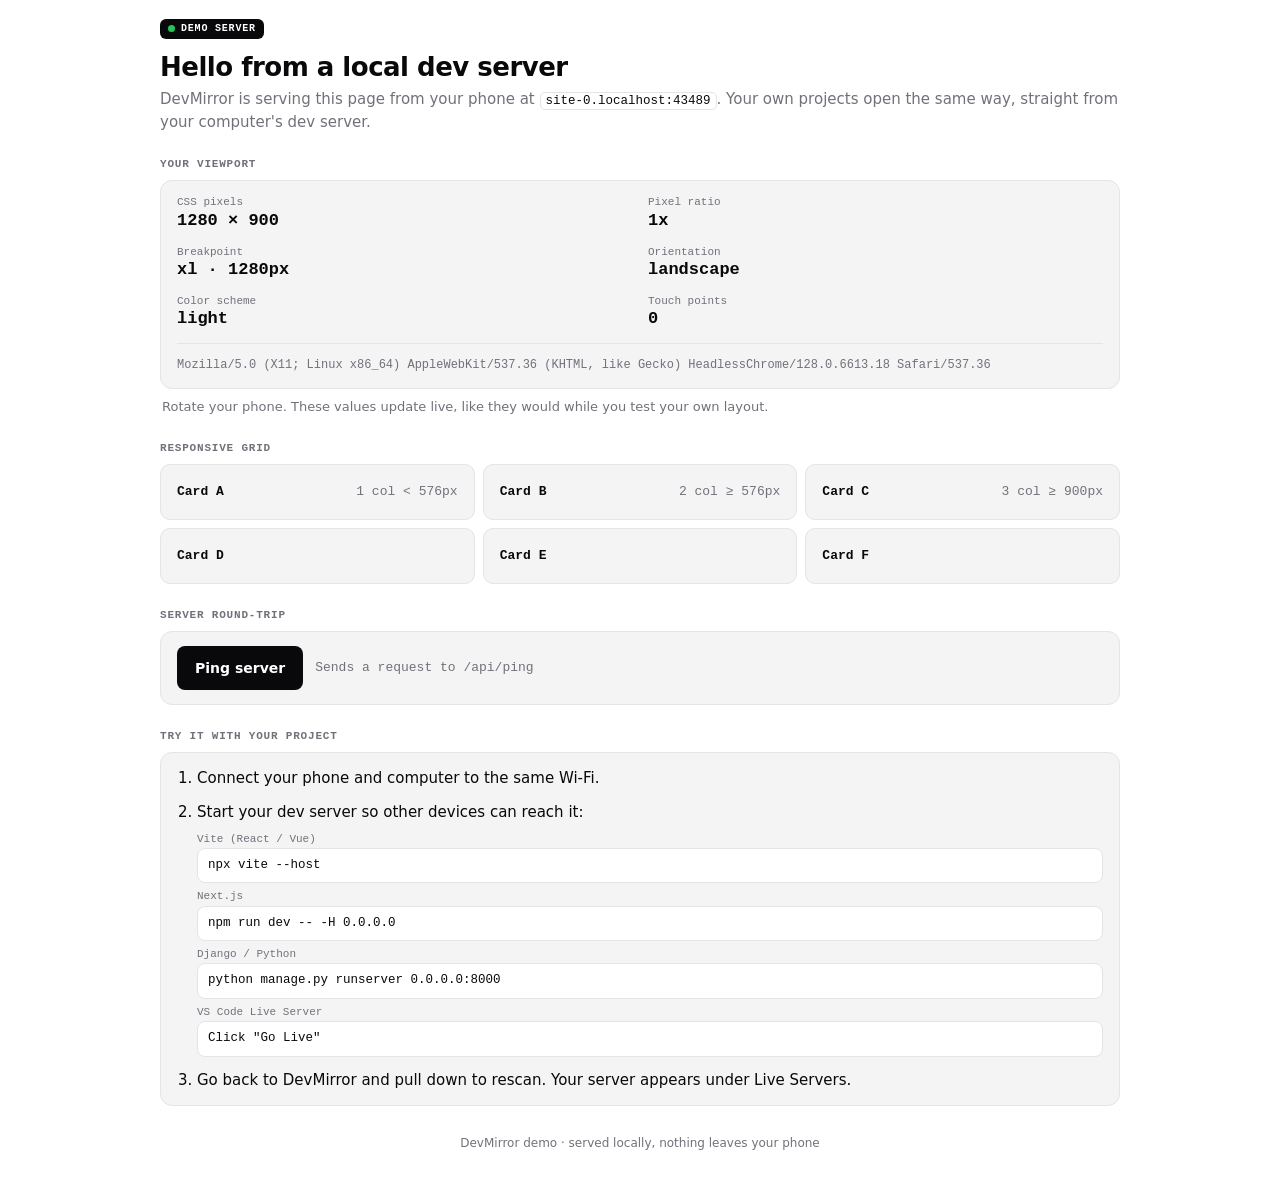
<file: assets/demo/index.html>
<!doctype html>
<html lang="en">
<head>
<meta charset="utf-8">
<meta name="viewport" content="width=device-width, initial-scale=1, viewport-fit=cover">
<meta name="color-scheme" content="light dark">
<title>DevMirror Demo</title>
<style>
  :root {
    --bg: #ffffff;
    --card: #f4f4f5;
    --border: #e4e4e7;
    --fg: #09090b;
    --muted: #71717a;
    --live: #22c55e;
    --mono: ui-monospace, "SFMono-Regular", Menlo, Consolas, "Roboto Mono", monospace;
  }
  @media (prefers-color-scheme: dark) {
    :root {
      --bg: #000000;
      --card: #18181b;
      --border: #27272a;
      --fg: #fafafa;
      --muted: #a1a1aa;
    }
  }
  * { box-sizing: border-box; }
  html { -webkit-text-size-adjust: 100%; }
  body {
    margin: 0;
    background: var(--bg);
    color: var(--fg);
    font: 15px/1.5 system-ui, -apple-system, "Segoe UI", Roboto, sans-serif;
    padding:
      max(16px, env(safe-area-inset-top))
      max(16px, env(safe-area-inset-right))
      max(28px, env(safe-area-inset-bottom))
      max(16px, env(safe-area-inset-left));
  }
  main { max-width: 960px; margin: 0 auto; }
  .badge {
    display: inline-flex; align-items: center; gap: 6px;
    padding: 5px 8px; border-radius: 6px;
    background: var(--fg); color: var(--bg);
    font: 800 10px/1 var(--mono); letter-spacing: .8px;
  }
  .dot { width: 7px; height: 7px; border-radius: 50%; background: var(--live); }
  h1 { font-size: 26px; line-height: 1.15; letter-spacing: -.5px; margin: 14px 0 6px; }
  .lead { color: var(--muted); margin: 0; }
  .lead code { color: var(--fg); }
  .label {
    margin: 26px 0 10px;
    font: 700 11px/1 var(--mono); letter-spacing: .8px; color: var(--muted);
  }
  .card { background: var(--card); border: 1px solid var(--border); border-radius: 12px; padding: 14px 16px; }
  .stats { display: grid; grid-template-columns: repeat(2, minmax(0, 1fr)); gap: 12px 16px; }
  .k { font: 11px/1.3 var(--mono); color: var(--muted); }
  .v { font: 700 17px/1.35 var(--mono); overflow-wrap: anywhere; }
  .ua { margin: 12px 0 0; padding-top: 12px; border-top: 1px solid var(--border); font: 12px/1.5 var(--mono); color: var(--muted); overflow-wrap: anywhere; }
  .hint { color: var(--muted); font-size: 13px; margin: 8px 2px 0; }
  .grid { display: grid; grid-template-columns: 1fr; gap: 8px; }
  @media (min-width: 576px) { .grid { grid-template-columns: repeat(2, 1fr); } }
  @media (min-width: 900px) { .grid { grid-template-columns: repeat(3, 1fr); } }
  .tile {
    display: flex; align-items: center; justify-content: space-between;
    min-height: 56px; padding: 0 16px; border-radius: 10px;
    border: 1px solid var(--border); background: var(--card);
    font: 700 13px/1 var(--mono);
  }
  .tile span { color: var(--muted); font-weight: 400; }
  .row { display: flex; align-items: center; gap: 12px; flex-wrap: wrap; }
  button {
    appearance: none; border: 0; cursor: pointer;
    min-height: 44px; padding: 0 18px; border-radius: 8px;
    background: var(--fg); color: var(--bg);
    font: 700 14px/1 system-ui, -apple-system, "Segoe UI", Roboto, sans-serif;
  }
  button:active { opacity: .75; }
  button:focus-visible { outline: 2px solid var(--live); outline-offset: 2px; }
  #ping-result { font: 13px/1.4 var(--mono); color: var(--muted); }
  #ping-result.ok { color: var(--fg); }
  ol { margin: 0; padding-left: 20px; }
  ol li { margin: 0 0 12px; }
  ol li:last-child { margin-bottom: 0; }
  .cmds { margin-top: 8px; display: grid; gap: 6px; }
  .cmd { display: block; }
  .cmd .k { margin-bottom: 2px; }
  code {
    display: block; padding: 8px 10px; border-radius: 8px;
    background: var(--bg); border: 1px solid var(--border);
    font: 12.5px/1.4 var(--mono); overflow-wrap: anywhere;
  }
  .lead code { display: inline; padding: 1px 5px; border-radius: 5px; }
  footer { margin-top: 28px; color: var(--muted); font-size: 12px; text-align: center; }
</style>
</head>
<body>
<main>
  <span class="badge"><span class="dot"></span>DEMO SERVER</span>
  <h1>Hello from a local dev server</h1>
  <p class="lead">
    DevMirror is serving this page from your phone at <code id="host">127.0.0.1</code>.
    Your own projects open the same way, straight from your computer's dev server.
  </p>

  <div class="label">YOUR VIEWPORT</div>
  <section class="card" aria-live="polite">
    <div class="stats">
      <div><div class="k">CSS pixels</div><div class="v" id="vp">–</div></div>
      <div><div class="k">Pixel ratio</div><div class="v" id="dpr">–</div></div>
      <div><div class="k">Breakpoint</div><div class="v" id="bp">–</div></div>
      <div><div class="k">Orientation</div><div class="v" id="orient">–</div></div>
      <div><div class="k">Color scheme</div><div class="v" id="scheme">–</div></div>
      <div><div class="k">Touch points</div><div class="v" id="touch">–</div></div>
    </div>
    <p class="ua" id="ua"></p>
  </section>
  <p class="hint">Rotate your phone. These values update live, like they would while you test your own layout.</p>

  <div class="label">RESPONSIVE GRID</div>
  <div class="grid">
    <div class="tile">Card A <span>1 col &lt; 576px</span></div>
    <div class="tile">Card B <span>2 col ≥ 576px</span></div>
    <div class="tile">Card C <span>3 col ≥ 900px</span></div>
    <div class="tile">Card D</div>
    <div class="tile">Card E</div>
    <div class="tile">Card F</div>
  </div>

  <div class="label">SERVER ROUND-TRIP</div>
  <section class="card">
    <div class="row">
      <button type="button" id="ping">Ping server</button>
      <span id="ping-result">Sends a request to /api/ping</span>
    </div>
  </section>

  <div class="label">TRY IT WITH YOUR PROJECT</div>
  <section class="card">
    <ol>
      <li>Connect your phone and computer to the same Wi-Fi.</li>
      <li>
        Start your dev server so other devices can reach it:
        <div class="cmds">
          <div class="cmd"><div class="k">Vite (React / Vue)</div><code>npx vite --host</code></div>
          <div class="cmd"><div class="k">Next.js</div><code>npm run dev -- -H 0.0.0.0</code></div>
          <div class="cmd"><div class="k">Django / Python</div><code>python manage.py runserver 0.0.0.0:8000</code></div>
          <div class="cmd"><div class="k">VS Code Live Server</div><code>Click "Go Live"</code></div>
        </div>
      </li>
      <li>Go back to DevMirror and pull down to rescan. Your server appears under Live Servers.</li>
    </ol>
  </section>

  <footer>DevMirror demo · served locally, nothing leaves your phone</footer>
</main>

<script>
  (function () {
    var $ = function (id) { return document.getElementById(id); };
    $('host').textContent = location.host;

    function breakpoint(w) {
      if (w >= 1200) return 'xl';
      if (w >= 900) return 'lg';
      if (w >= 768) return 'md';
      if (w >= 576) return 'sm';
      return 'xs';
    }

    function update() {
      var w = window.innerWidth, h = window.innerHeight;
      var dpr = window.devicePixelRatio || 1;
      $('vp').textContent = w + ' × ' + h;
      $('dpr').textContent = (Math.round(dpr * 100) / 100) + 'x';
      $('bp').textContent = breakpoint(w) + ' · ' + w + 'px';
      $('orient').textContent = w > h ? 'landscape' : 'portrait';
      $('scheme').textContent = window.matchMedia('(prefers-color-scheme: dark)').matches ? 'dark' : 'light';
      $('touch').textContent = String(navigator.maxTouchPoints || 0);
      $('ua').textContent = navigator.userAgent;
    }

    update();
    window.addEventListener('resize', update);
    window.addEventListener('orientationchange', update);
    var schemeQuery = window.matchMedia('(prefers-color-scheme: dark)');
    if (schemeQuery.addEventListener) schemeQuery.addEventListener('change', update);

    function formatUptime(ms) {
      var s = Math.floor(ms / 1000);
      var m = Math.floor(s / 60);
      return m > 0 ? m + 'm ' + (s % 60) + 's' : s + 's';
    }

    var pingButton = $('ping'), pingResult = $('ping-result');
    pingButton.addEventListener('click', function () {
      var started = performance.now();
      pingButton.disabled = true;
      pingResult.className = '';
      pingResult.textContent = 'Pinging…';
      fetch('/api/ping', { cache: 'no-store' })
        .then(function (res) {
          if (!res.ok) throw new Error('HTTP ' + res.status);
          return res.json();
        })
        .then(function (data) {
          var ms = Math.max(1, Math.round(performance.now() - started));
          pingResult.className = 'ok';
          pingResult.textContent = ms + ' ms · request #' + data.requests +
            ' · server up ' + formatUptime(data.uptimeMs);
        })
        .catch(function (err) {
          pingResult.textContent = 'Ping failed: ' + err.message;
        })
        .then(function () { pingButton.disabled = false; });
    });
  })();
</script>
</body>
</html>
</file>
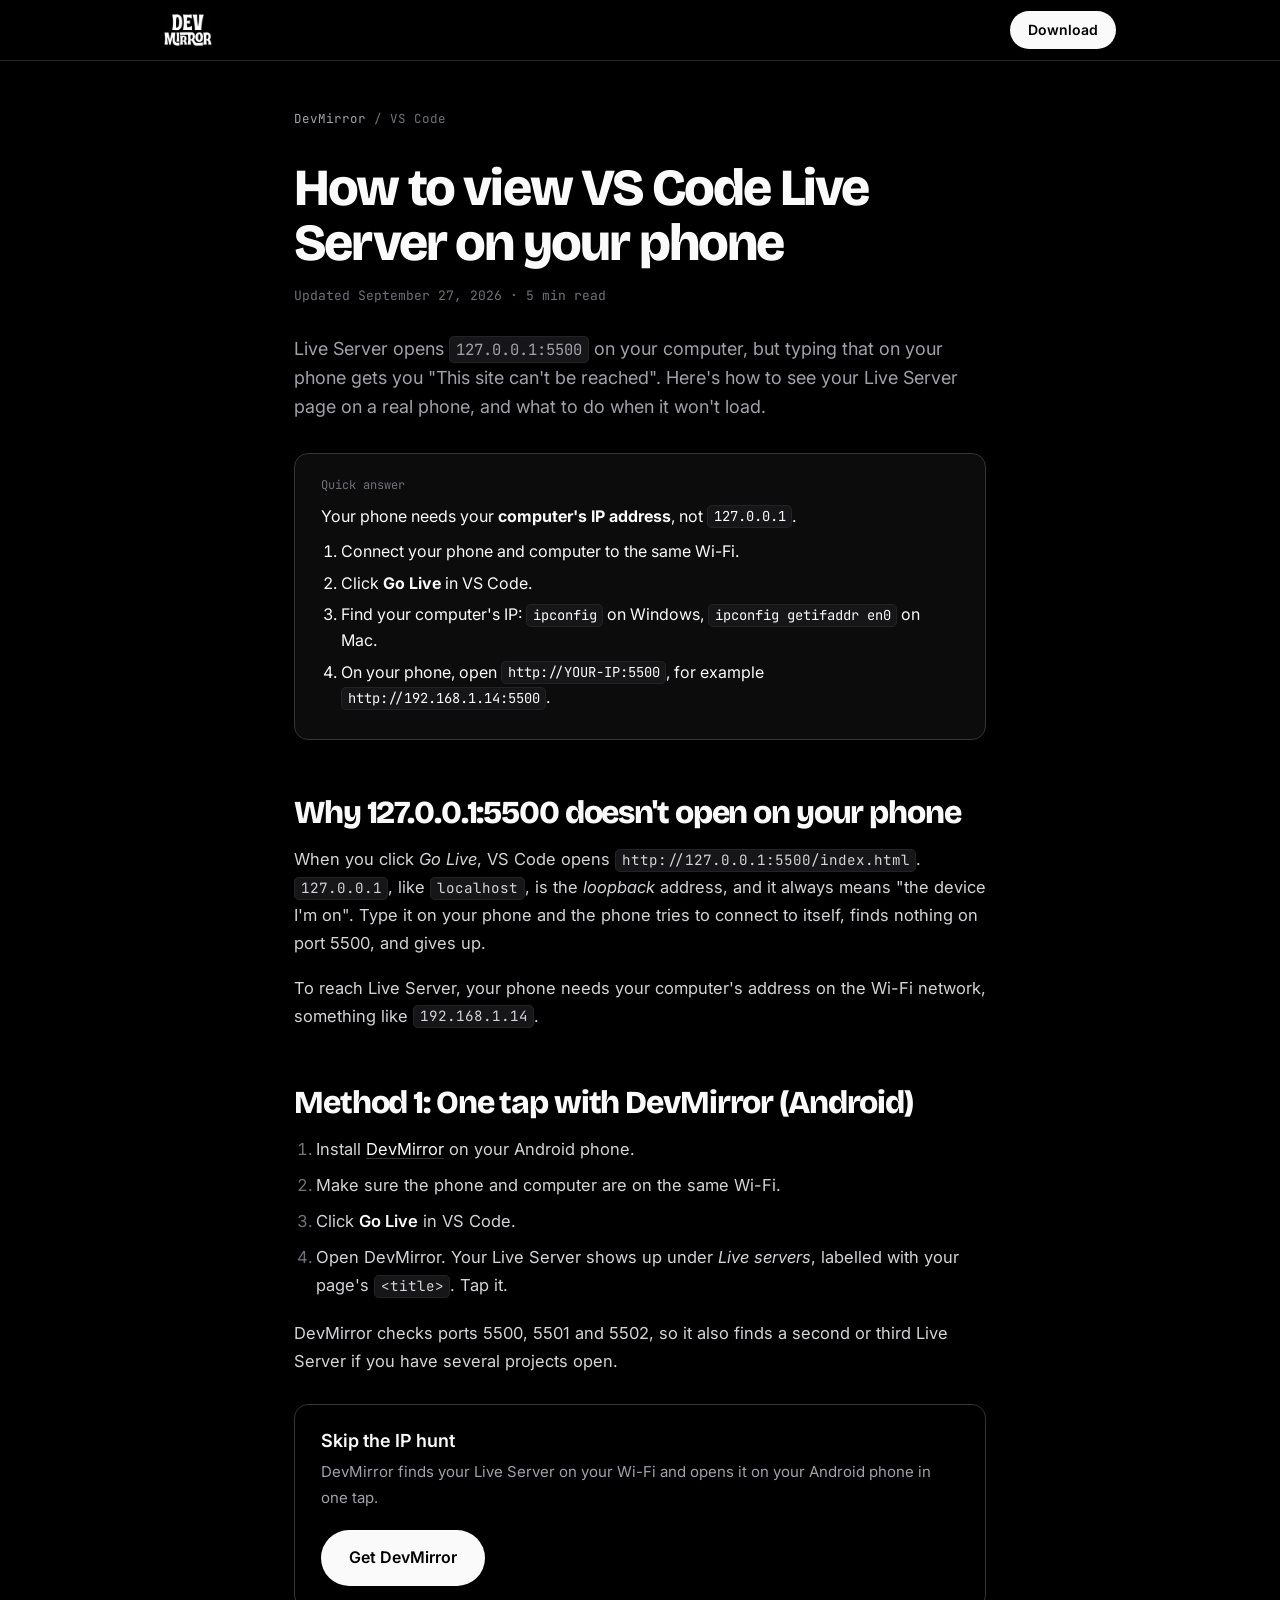
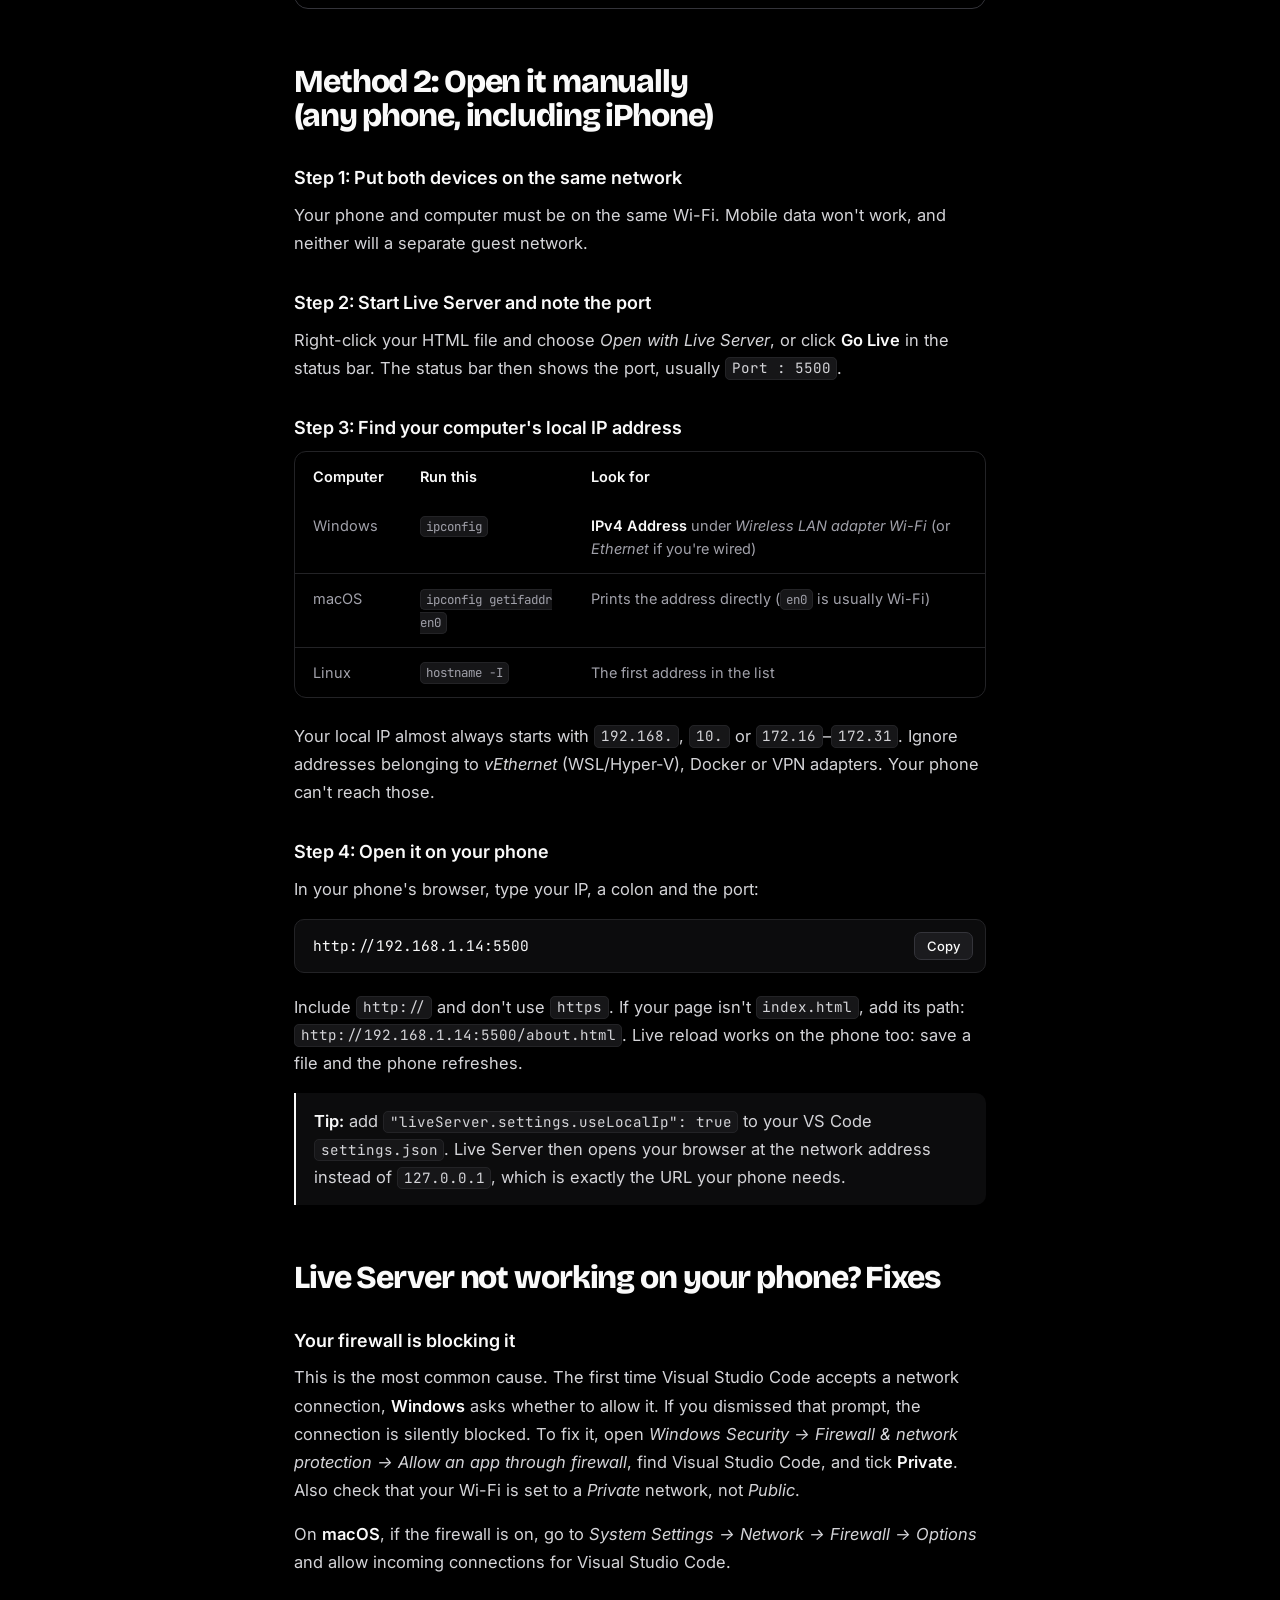
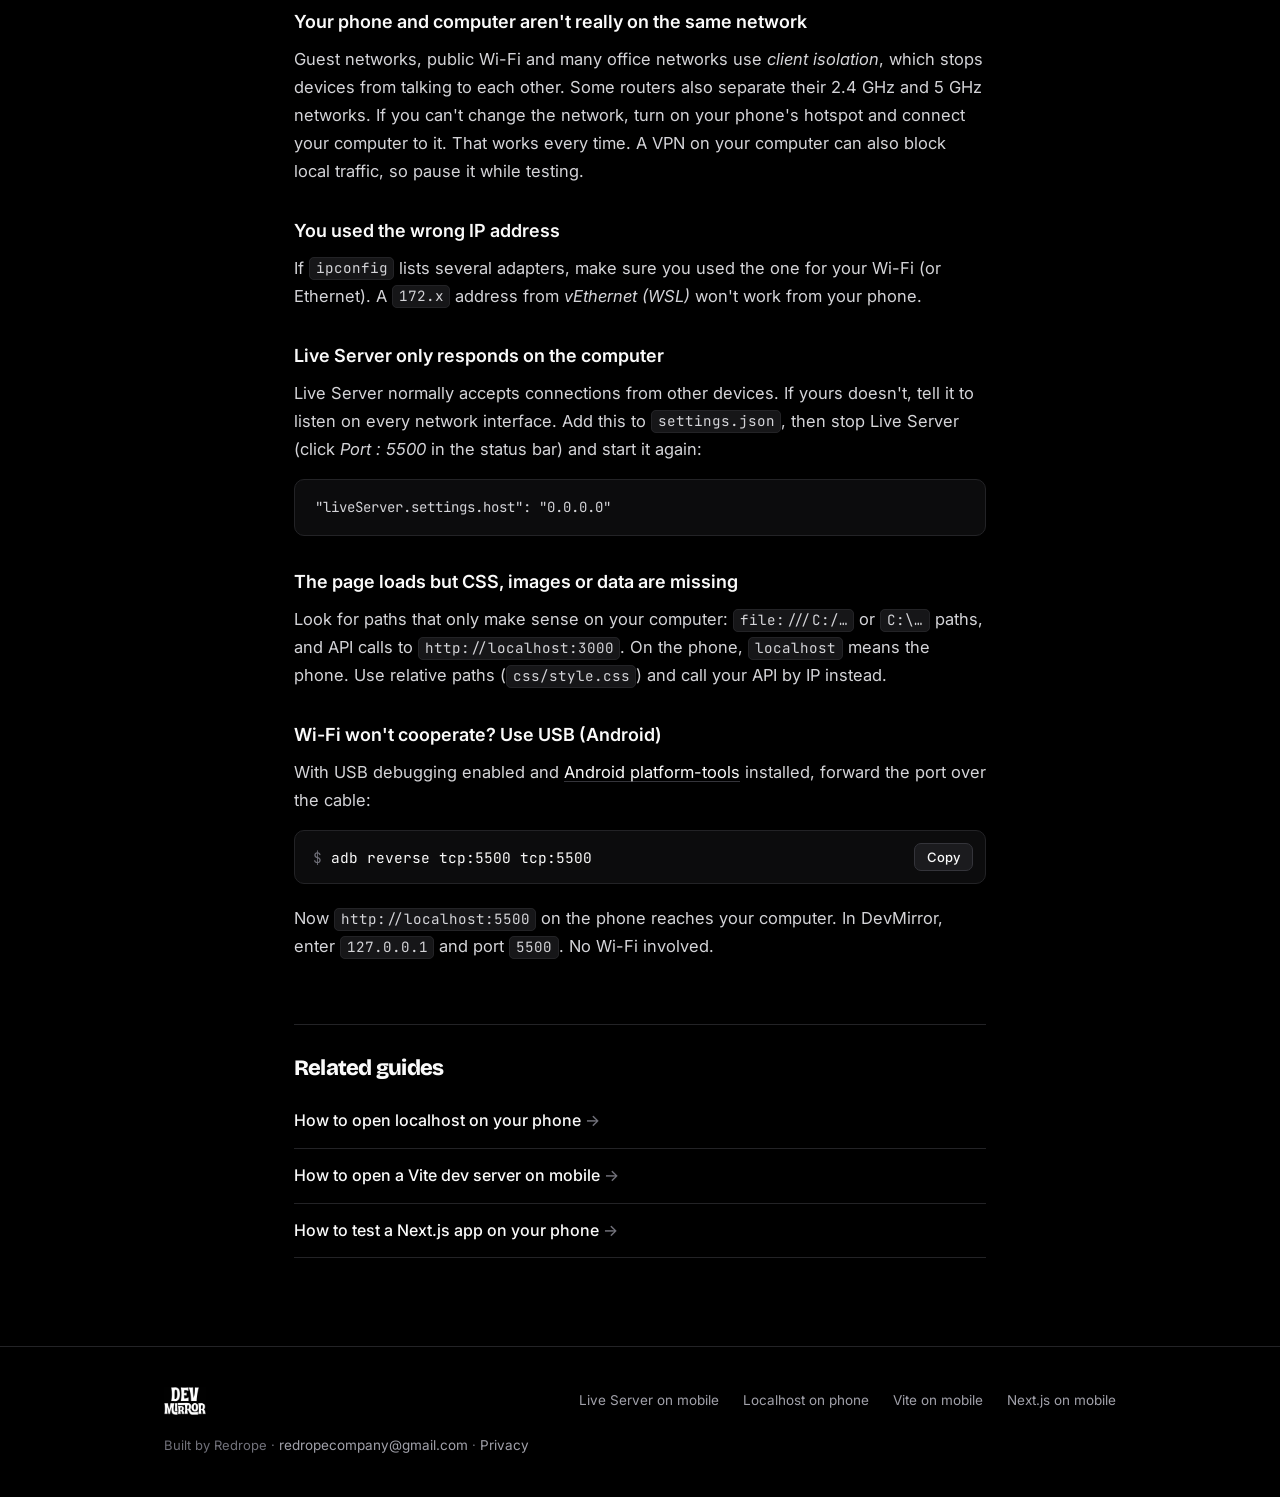
<file: website/live-server-on-mobile/index.html>
<!DOCTYPE html>
<html lang="en">
<head>
  <meta charset="UTF-8">
  <meta name="viewport" content="width=device-width, initial-scale=1.0">
  <title>How to View Live Server on Your Phone (VS Code) | DevMirror</title>
  <meta name="description" content="Open your VS Code Live Server site on your phone: find your IP, open http://YOUR-IP:5500, and fix firewall and &quot;site can't be reached&quot; errors. Or do it in one tap.">
  <link rel="canonical" href="https://devmirror.red-rope.in/live-server-on-mobile/">
  <meta name="robots" content="index, follow, max-image-preview:large">
  <meta name="theme-color" content="#000000">
  <meta property="og:type" content="article">
  <meta property="og:site_name" content="DevMirror">
  <meta property="og:title" content="How to view VS Code Live Server on your phone">
  <meta property="og:description" content="Open your VS Code Live Server site on your phone: find your IP, open http://YOUR-IP:5500, and fix firewall and &quot;site can't be reached&quot; errors. Or do it in one tap.">
  <meta property="og:url" content="https://devmirror.red-rope.in/live-server-on-mobile/">
  <meta property="og:image" content="https://devmirror.red-rope.in/og.png">
  <meta property="og:image:width" content="1200">
  <meta property="og:image:height" content="630">
  <meta property="article:published_time" content="2026-09-27">
  <meta property="article:modified_time" content="2026-09-27">
  <meta name="twitter:card" content="summary_large_image">
  <meta name="twitter:title" content="How to view VS Code Live Server on your phone">
  <meta name="twitter:description" content="Open your VS Code Live Server site on your phone: find your IP, open http://YOUR-IP:5500, and fix firewall and &quot;site can't be reached&quot; errors. Or do it in one tap.">
  <meta name="twitter:image" content="https://devmirror.red-rope.in/og.png">
  <link rel="icon" type="image/png" href="../logo.png">
  <link rel="apple-touch-icon" href="../logo.png">
  <link rel="preconnect" href="https://fonts.googleapis.com">
  <link rel="preconnect" href="https://fonts.gstatic.com" crossorigin>
  <link href="https://fonts.googleapis.com/css2?family=Bricolage+Grotesque:opsz,wght@12..96,700;12..96,800&family=Inter:wght@400;500;600&family=JetBrains+Mono:wght@400;500&display=swap" rel="stylesheet">
  <link rel="stylesheet" href="../styles.css">
  <script type="application/ld+json">
{
  "@context": "https://schema.org",
  "@graph": [
    {
      "@type": "TechArticle",
      "headline": "How to view VS Code Live Server on your phone",
      "description": "Open your VS Code Live Server site on your phone: find your IP, open http://YOUR-IP:5500, and fix firewall and \"site can't be reached\" errors. Or do it in one tap.",
      "url": "https://devmirror.red-rope.in/live-server-on-mobile/",
      "mainEntityOfPage": "https://devmirror.red-rope.in/live-server-on-mobile/",
      "datePublished": "2026-09-27",
      "dateModified": "2026-09-27",
      "image": "https://devmirror.red-rope.in/og.png",
      "author": {
        "@type": "Organization",
        "name": "Redrope",
        "url": "https://devmirror.red-rope.in/"
      },
      "publisher": {
        "@type": "Organization",
        "name": "Redrope",
        "logo": {
          "@type": "ImageObject",
          "url": "https://devmirror.red-rope.in/logo.png"
        }
      }
    },
    {
      "@type": "HowTo",
      "name": "How to view VS Code Live Server on your phone",
      "description": "Open your VS Code Live Server site on your phone: find your IP, open http://YOUR-IP:5500, and fix firewall and \"site can't be reached\" errors. Or do it in one tap.",
      "step": [
        {
          "@type": "HowToStep",
          "position": 1,
          "name": "Connect to the same Wi-Fi",
          "text": "Connect your phone and your computer to the same Wi-Fi network."
        },
        {
          "@type": "HowToStep",
          "position": 2,
          "name": "Start Live Server",
          "text": "Click Go Live in the VS Code status bar and note the port, usually 5500."
        },
        {
          "@type": "HowToStep",
          "position": 3,
          "name": "Find your computer's IP address",
          "text": "Run ipconfig on Windows (IPv4 Address) or ipconfig getifaddr en0 on macOS."
        },
        {
          "@type": "HowToStep",
          "position": 4,
          "name": "Open it on your phone",
          "text": "In your phone's browser, open http://YOUR-IP:5500, for example http://192.168.1.14:5500."
        }
      ]
    },
    {
      "@type": "BreadcrumbList",
      "itemListElement": [
        {
          "@type": "ListItem",
          "position": 1,
          "name": "DevMirror",
          "item": "https://devmirror.red-rope.in/"
        },
        {
          "@type": "ListItem",
          "position": 2,
          "name": "How to view Live Server on your phone",
          "item": "https://devmirror.red-rope.in/live-server-on-mobile/"
        }
      ]
    }
  ]
}
  </script>
</head>
<body>

  <header class="nav">
    <div class="wrap nav-inner">
      <a href="../" class="brand" aria-label="DevMirror home">
        <img src="../wordmark.png" alt="DevMirror" width="480" height="318">
      </a>
      <a href="../#get" class="btn btn-sm">Download</a>
    </div>
  </header>

  <main class="article">
    <article class="wrap">
      <ol class="crumbs">
        <li><a href="../">DevMirror</a></li>
        <li aria-current="page">VS Code</li>
      </ol>

      <h1>How to view VS Code Live Server on your phone</h1>
      <p class="article-meta">Updated <time datetime="2026-09-27">September 27, 2026</time> &middot; 5 min read</p>
      <p class="lede">Live Server opens <code>127.0.0.1:5500</code> on your computer, but typing that on your phone gets you "This site can't be reached". Here's how to see your Live Server page on a real phone, and what to do when it won't load.</p>

      <div class="answer">
        <p class="answer-label">Quick answer</p>
        <p>Your phone needs your <strong>computer's IP address</strong>, not <code>127.0.0.1</code>.</p>
      <ol>
        <li>Connect your phone and computer to the same Wi-Fi.</li>
        <li>Click <strong>Go Live</strong> in VS Code.</li>
        <li>Find your computer's IP: <code>ipconfig</code> on Windows, <code>ipconfig getifaddr en0</code> on Mac.</li>
        <li>On your phone, open <code>http://YOUR-IP:5500</code>, for example <code>http://192.168.1.14:5500</code>.</li>
      </ol>
      </div>

      <div class="prose">
<h2 id="why">Why 127.0.0.1:5500 doesn't open on your phone</h2>
<p>When you click <em>Go Live</em>, VS Code opens <code>http://127.0.0.1:5500/index.html</code>. <code>127.0.0.1</code>, like <code>localhost</code>, is the <em>loopback</em> address, and it always means "the device I'm on". Type it on your phone and the phone tries to connect to itself, finds nothing on port 5500, and gives up.</p>
<p>To reach Live Server, your phone needs your computer's address on the Wi-Fi network, something like <code>192.168.1.14</code>.</p>

<h2 id="devmirror">Method 1: One tap with DevMirror (Android)</h2>
<ol>
  <li>Install <a href="../">DevMirror</a> on your Android phone.</li>
  <li>Make sure the phone and computer are on the same Wi-Fi.</li>
  <li>Click <strong>Go Live</strong> in VS Code.</li>
  <li>Open DevMirror. Your Live Server shows up under <em>Live servers</em>, labelled with your page's <code>&lt;title&gt;</code>. Tap it.</li>
</ol>
<p>DevMirror checks ports 5500, 5501 and 5502, so it also finds a second or third Live Server if you have several projects open.</p>

<div class="app-box">
  <div>
    <h3>Skip the IP hunt</h3>
    <p>DevMirror finds your Live Server on your Wi-Fi and opens it on your Android phone in one tap.</p>
  </div>
  <a class="btn btn-lg" href="../#get">Get DevMirror</a>
</div>

<h2 id="manual">Method 2: Open it manually (any phone, including iPhone)</h2>

<h3>Step 1: Put both devices on the same network</h3>
<p>Your phone and computer must be on the same Wi-Fi. Mobile data won't work, and neither will a separate guest network.</p>

<h3>Step 2: Start Live Server and note the port</h3>
<p>Right-click your HTML file and choose <em>Open with Live Server</em>, or click <strong>Go Live</strong> in the status bar. The status bar then shows the port, usually <code>Port : 5500</code>.</p>

<h3>Step 3: Find your computer's local IP address</h3>

<div class="table-wrap"><table>
  <thead><tr><th>Computer</th><th>Run this</th><th>Look for</th></tr></thead>
  <tbody>
    <tr><td>Windows</td><td><code>ipconfig</code></td><td><strong>IPv4 Address</strong> under <em>Wireless LAN adapter Wi-Fi</em> (or <em>Ethernet</em> if you're wired)</td></tr>
    <tr><td>macOS</td><td><code>ipconfig getifaddr en0</code></td><td>Prints the address directly (<code>en0</code> is usually Wi-Fi)</td></tr>
    <tr><td>Linux</td><td><code>hostname -I</code></td><td>The first address in the list</td></tr>
  </tbody>
</table></div>
<p>Your local IP almost always starts with <code>192.168.</code>, <code>10.</code> or <code>172.16</code>–<code>172.31</code>. Ignore addresses belonging to <em>vEthernet</em> (WSL/Hyper-V), Docker or VPN adapters. Your phone can't reach those.</p>

<h3>Step 4: Open it on your phone</h3>
<p>In your phone's browser, type your IP, a colon and the port:</p>
<div class="code code-url"><code>http://192.168.1.14:5500</code><button class="copy" type="button">Copy</button></div>
<p>Include <code>http://</code> and don't use <code>https</code>. If your page isn't <code>index.html</code>, add its path: <code>http://192.168.1.14:5500/about.html</code>. Live reload works on the phone too: save a file and the phone refreshes.</p>

<div class="callout">
  <p><strong>Tip:</strong> add <code>"liveServer.settings.useLocalIp": true</code> to your VS Code <code>settings.json</code>. Live Server then opens your browser at the network address instead of <code>127.0.0.1</code>, which is exactly the URL your phone needs.</p>
</div>

<h2 id="troubleshooting">Live Server not working on your phone? Fixes</h2>

<h3>Your firewall is blocking it</h3>
<p>This is the most common cause. The first time Visual Studio Code accepts a network connection, <strong>Windows</strong> asks whether to allow it. If you dismissed that prompt, the connection is silently blocked. To fix it, open <em>Windows Security → Firewall &amp; network protection → Allow an app through firewall</em>, find Visual Studio Code, and tick <strong>Private</strong>. Also check that your Wi-Fi is set to a <em>Private</em> network, not <em>Public</em>.</p>
<p>On <strong>macOS</strong>, if the firewall is on, go to <em>System Settings → Network → Firewall → Options</em> and allow incoming connections for Visual Studio Code.</p>

<h3>Your phone and computer aren't really on the same network</h3>
<p>Guest networks, public Wi-Fi and many office networks use <em>client isolation</em>, which stops devices from talking to each other. Some routers also separate their 2.4 GHz and 5 GHz networks. If you can't change the network, turn on your phone's hotspot and connect your computer to it. That works every time. A VPN on your computer can also block local traffic, so pause it while testing.</p>

<h3>You used the wrong IP address</h3>
<p>If <code>ipconfig</code> lists several adapters, make sure you used the one for your Wi-Fi (or Ethernet). A <code>172.x</code> address from <em>vEthernet (WSL)</em> won't work from your phone.</p>

<h3>Live Server only responds on the computer</h3>
<p>Live Server normally accepts connections from other devices. If yours doesn't, tell it to listen on every network interface. Add this to <code>settings.json</code>, then stop Live Server (click <em>Port : 5500</em> in the status bar) and start it again:</p>
<pre class="codeblock">"liveServer.settings.host": "0.0.0.0"</pre>

<h3>The page loads but CSS, images or data are missing</h3>
<p>Look for paths that only make sense on your computer: <code>file:///C:/…</code> or <code>C:\…</code> paths, and API calls to <code>http://localhost:3000</code>. On the phone, <code>localhost</code> means the phone. Use relative paths (<code>css/style.css</code>) and call your API by IP instead.</p>


<h3>Wi-Fi won't cooperate? Use USB (Android)</h3>
<p>With USB debugging enabled and <a href="https://developer.android.com/tools/releases/platform-tools" rel="noopener">Android platform-tools</a> installed, forward the port over the cable:</p>
<div class="code"><code>adb reverse tcp:5500 tcp:5500</code><button class="copy" type="button">Copy</button></div>
<p>Now <code>http://localhost:5500</code> on the phone reaches your computer. In DevMirror, enter <code>127.0.0.1</code> and port <code>5500</code>. No Wi-Fi involved.</p>
      </div>

      <aside class="related">
        <h2>Related guides</h2>
        <ul>
          <li><a href="../localhost-on-phone/">How to open localhost on your phone</a></li>
          <li><a href="../vite-on-mobile/">How to open a Vite dev server on mobile</a></li>
          <li><a href="../nextjs-on-mobile/">How to test a Next.js app on your phone</a></li>
        </ul>
      </aside>
    </article>
  </main>

  <footer class="footer">
    <div class="wrap footer-inner">
      <img src="../wordmark.png" alt="DevMirror" width="480" height="318" class="footer-logo">
      <nav class="footer-links" aria-label="Guides">
        <a href="../live-server-on-mobile/">Live Server on mobile</a>
        <a href="../localhost-on-phone/">Localhost on phone</a>
        <a href="../vite-on-mobile/">Vite on mobile</a>
        <a href="../nextjs-on-mobile/">Next.js on mobile</a>
      </nav>
      <p class="footer-note">Built by Redrope &middot; <a href="mailto:redropecompany@gmail.com?subject=%5BDevMirror%5D%20Feedback">redropecompany@gmail.com</a> &middot; <a href="../privacy/">Privacy</a></p>
    </div>
  </footer>

  <script src="../app.js"></script>
</body>
</html>
</file>
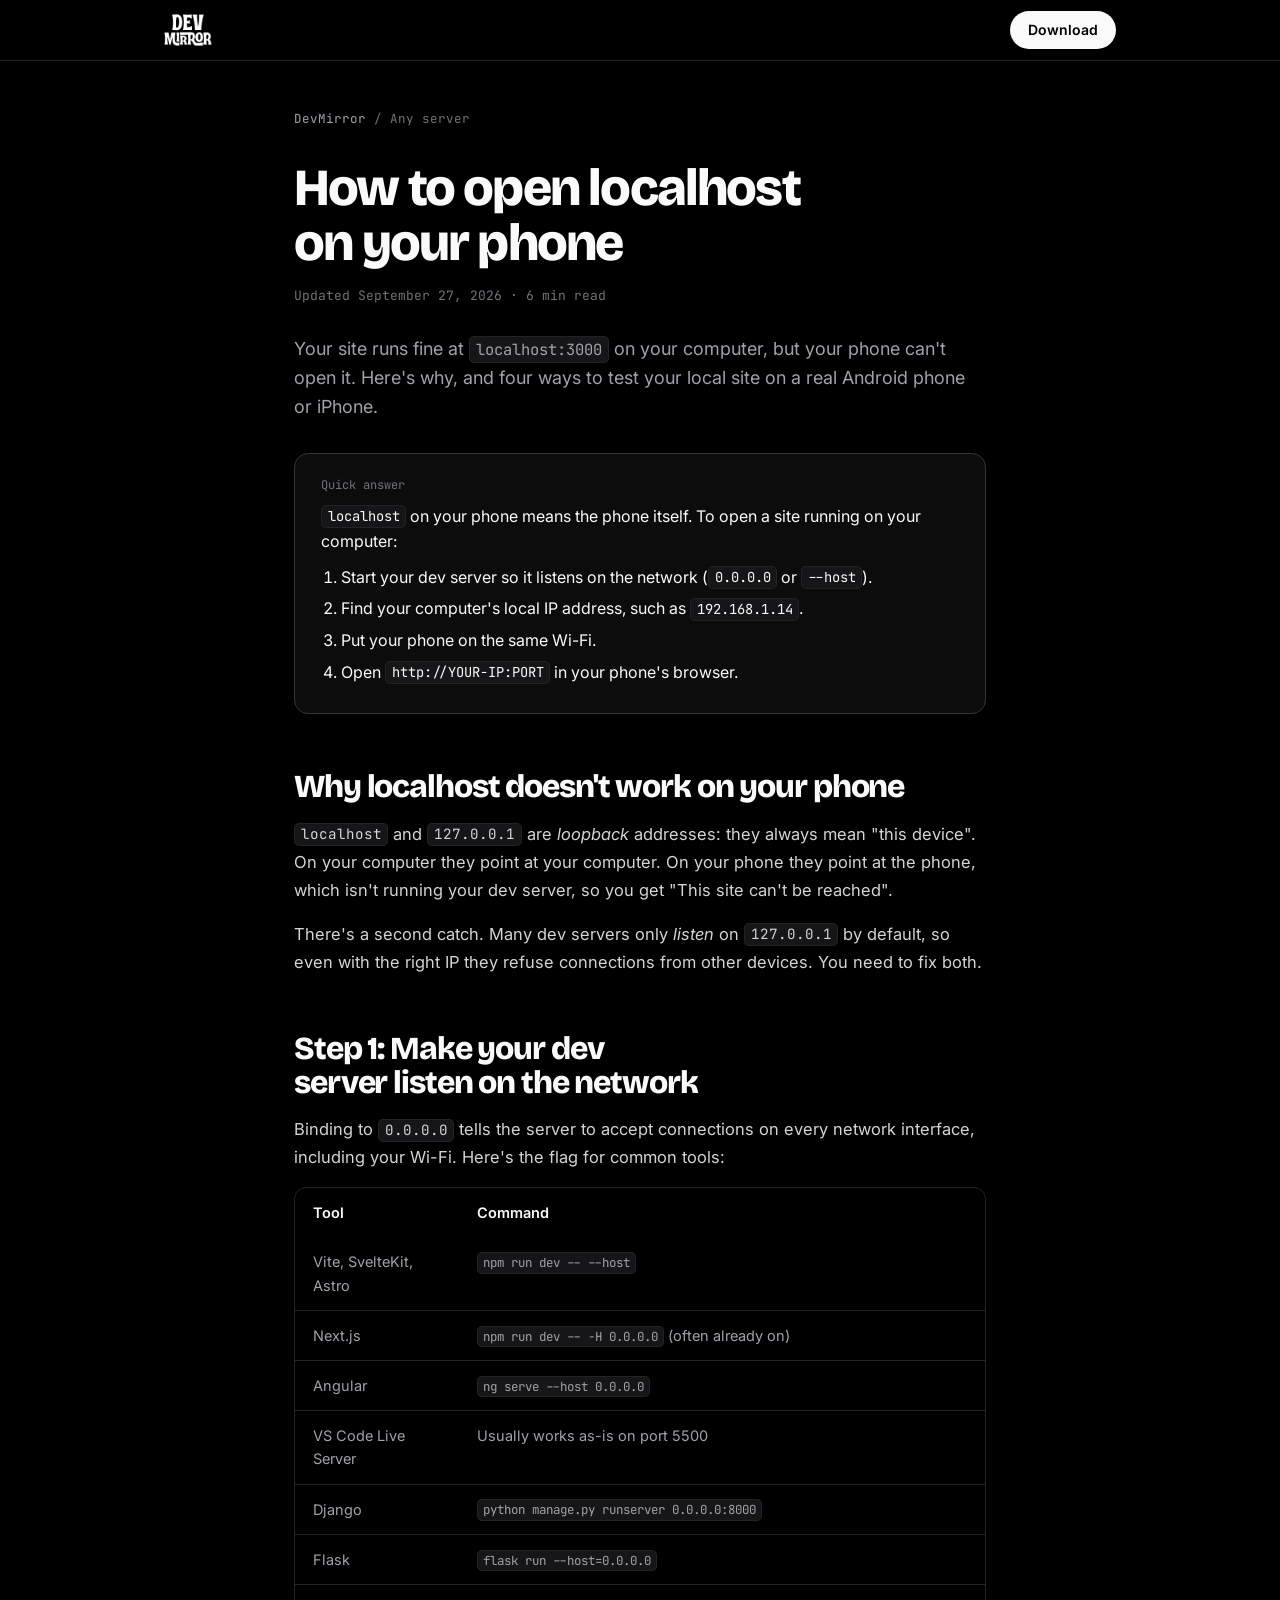
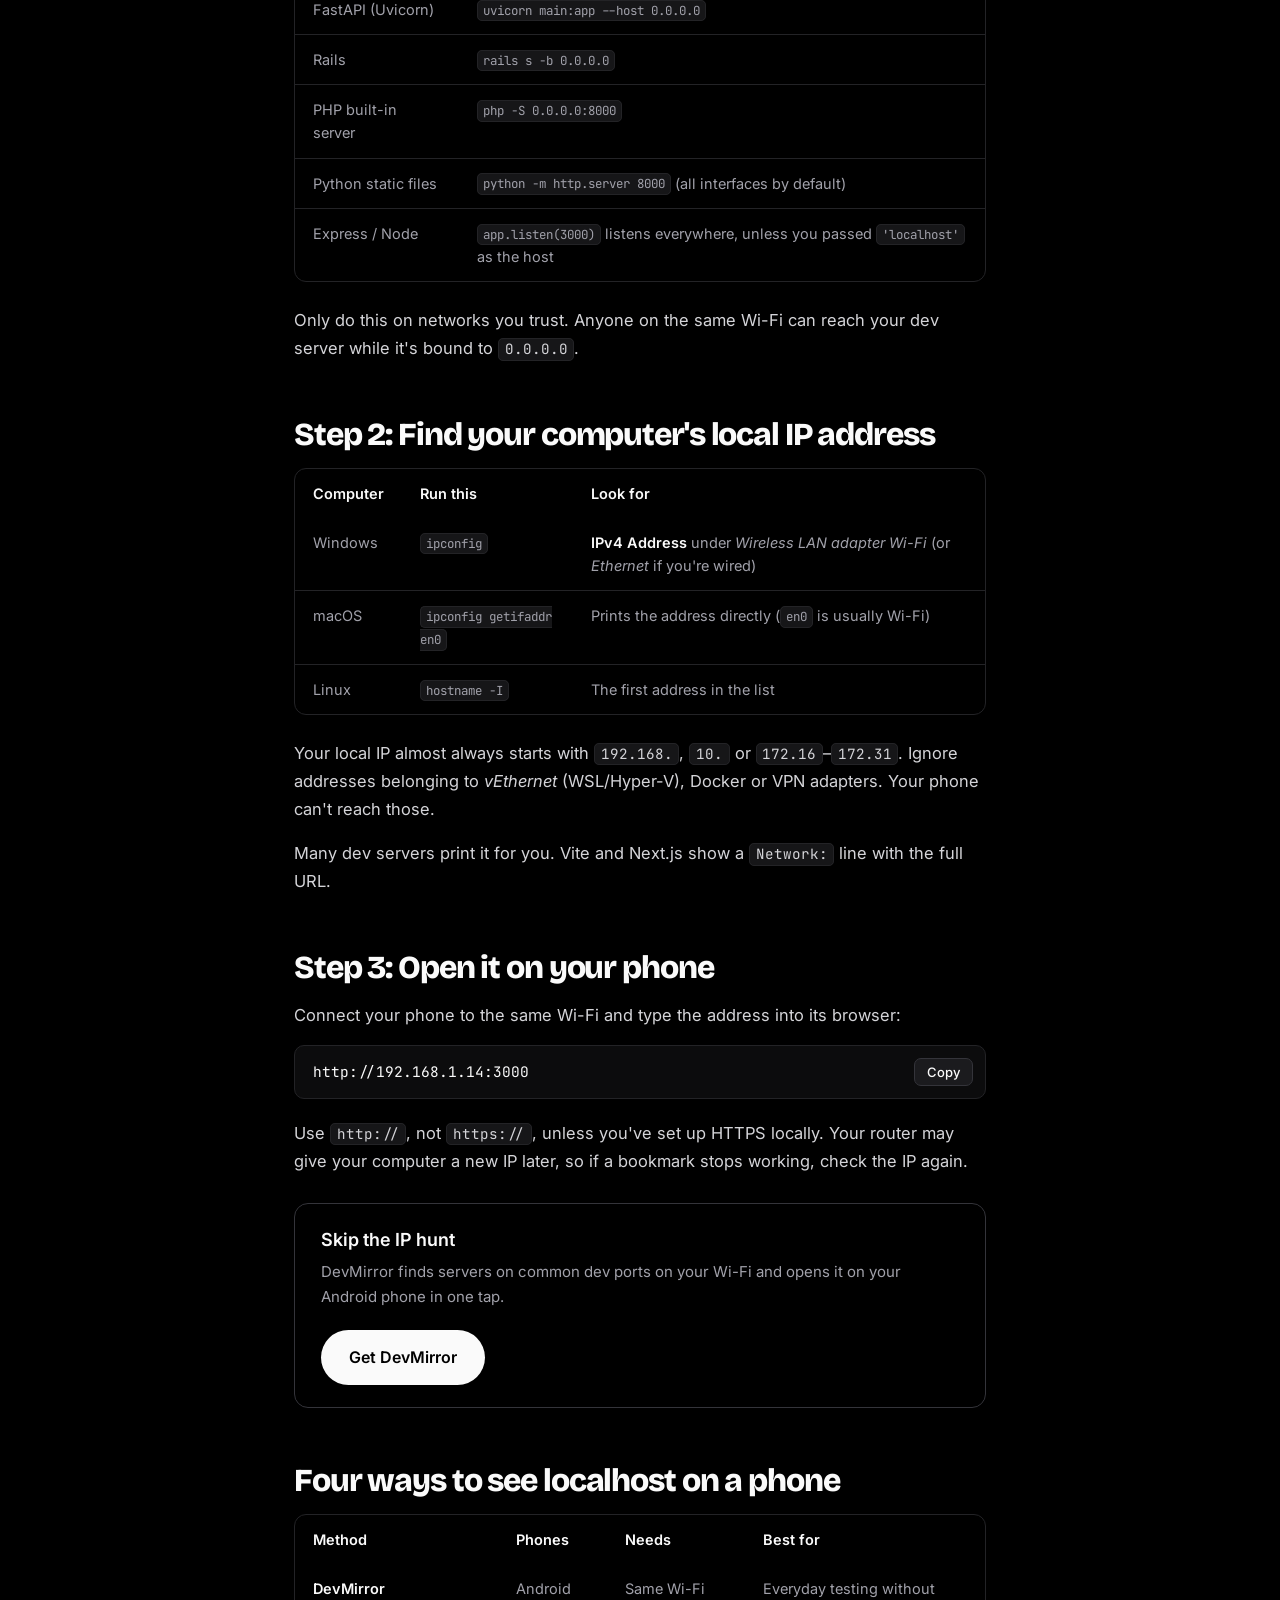
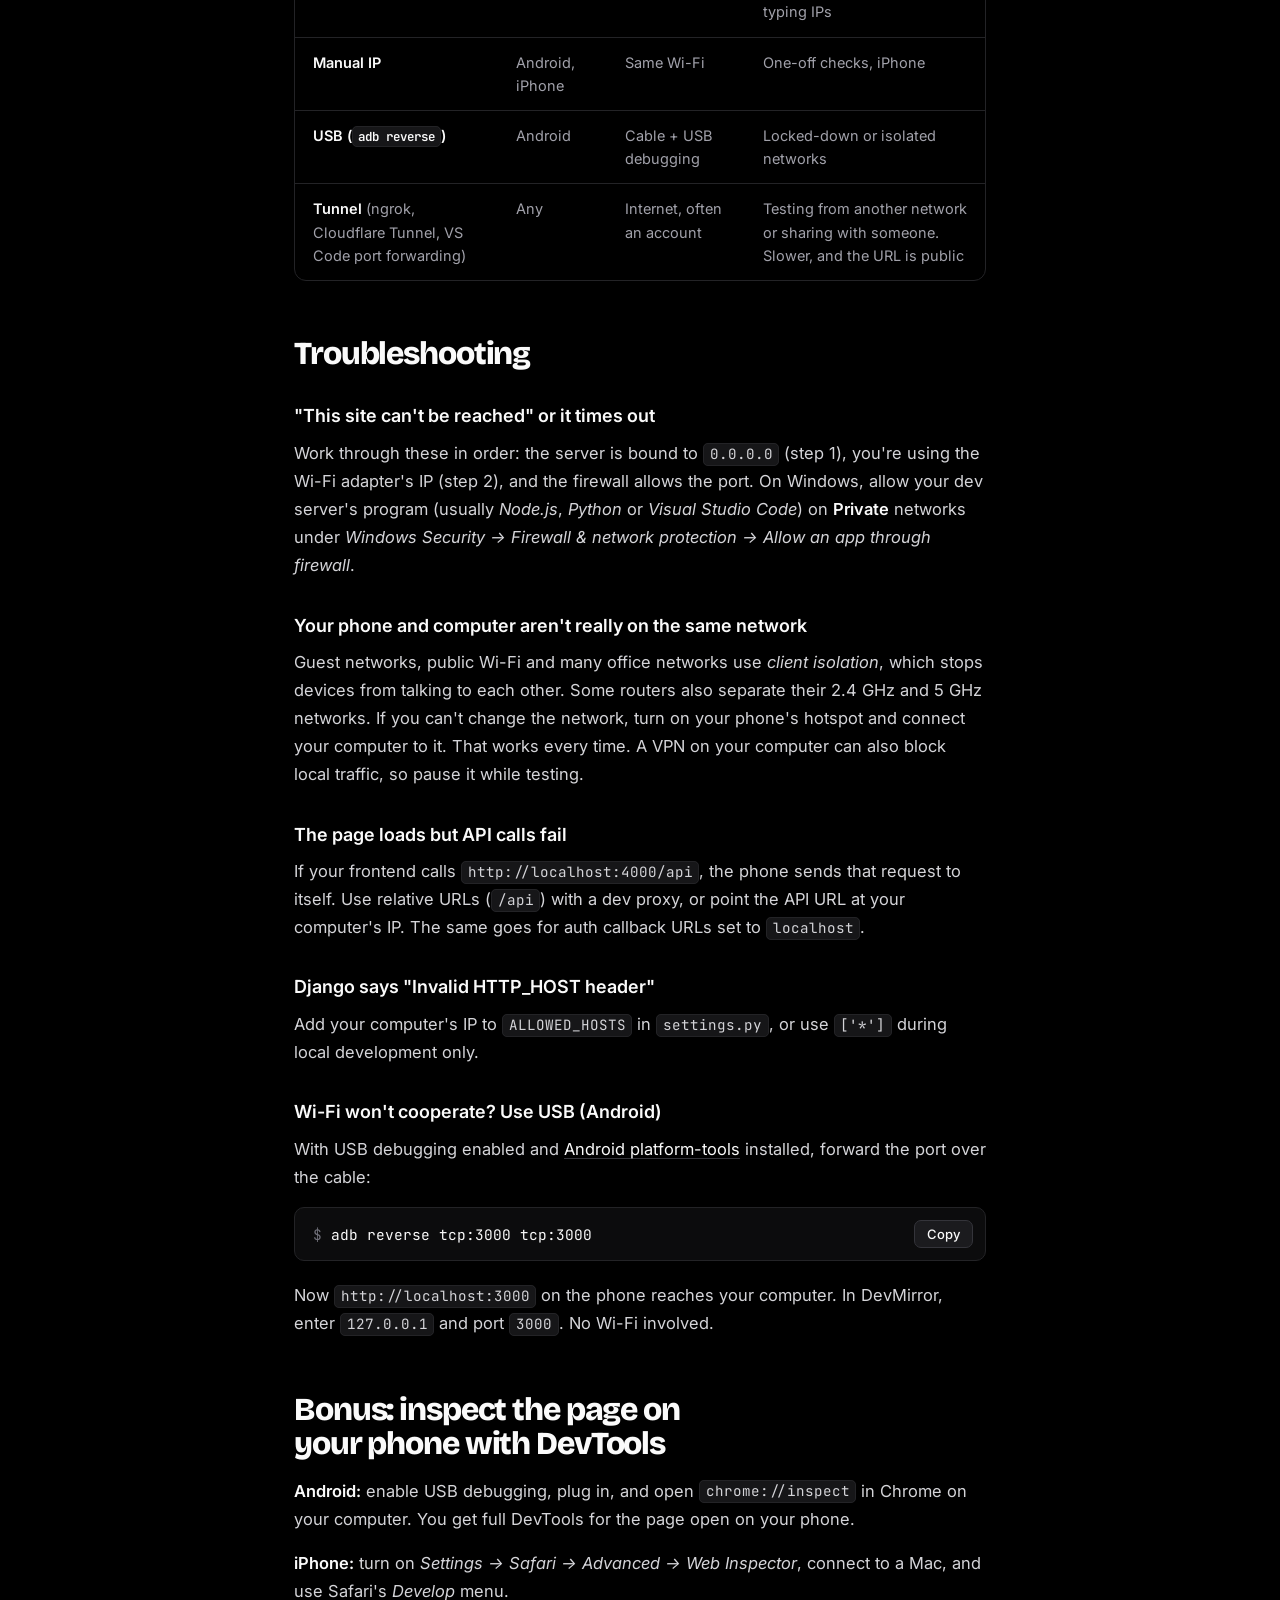
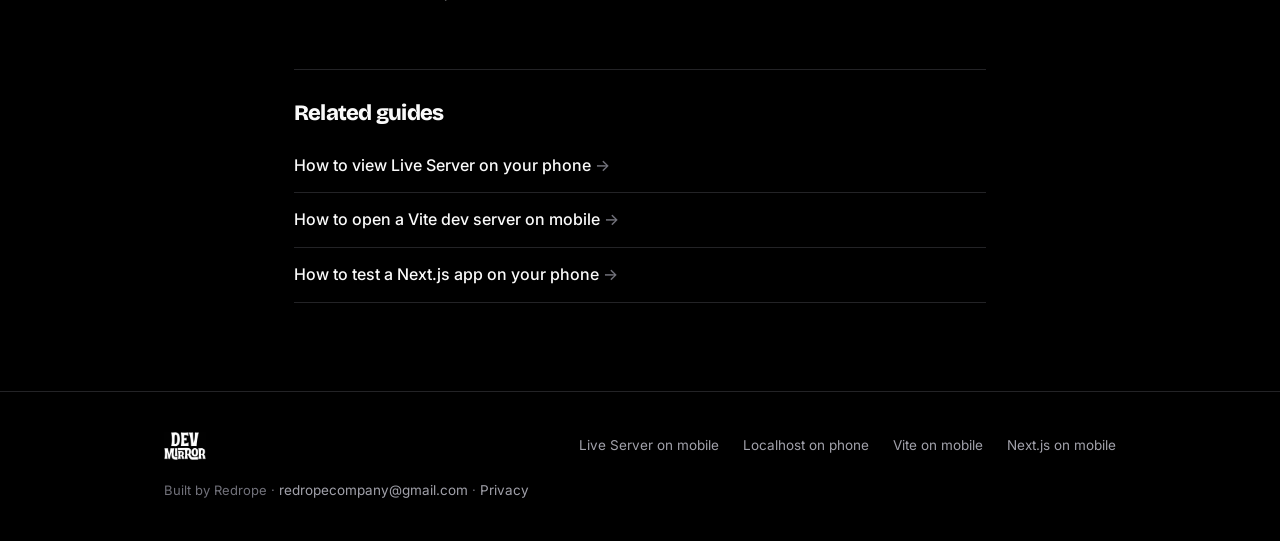
<file: website/localhost-on-phone/index.html>
<!DOCTYPE html>
<html lang="en">
<head>
  <meta charset="UTF-8">
  <meta name="viewport" content="width=device-width, initial-scale=1.0">
  <title>How to Open Localhost on Your Phone (Android &amp; iPhone) | DevMirror</title>
  <meta name="description" content="localhost doesn't work on mobile because it points at the phone itself. Open your local dev server on Android or iPhone: listen on 0.0.0.0, find your IP, and connect.">
  <link rel="canonical" href="https://devmirror.red-rope.in/localhost-on-phone/">
  <meta name="robots" content="index, follow, max-image-preview:large">
  <meta name="theme-color" content="#000000">
  <meta property="og:type" content="article">
  <meta property="og:site_name" content="DevMirror">
  <meta property="og:title" content="How to open localhost on your phone">
  <meta property="og:description" content="localhost doesn't work on mobile because it points at the phone itself. Open your local dev server on Android or iPhone: listen on 0.0.0.0, find your IP, and connect.">
  <meta property="og:url" content="https://devmirror.red-rope.in/localhost-on-phone/">
  <meta property="og:image" content="https://devmirror.red-rope.in/og.png">
  <meta property="og:image:width" content="1200">
  <meta property="og:image:height" content="630">
  <meta property="article:published_time" content="2026-09-27">
  <meta property="article:modified_time" content="2026-09-27">
  <meta name="twitter:card" content="summary_large_image">
  <meta name="twitter:title" content="How to open localhost on your phone">
  <meta name="twitter:description" content="localhost doesn't work on mobile because it points at the phone itself. Open your local dev server on Android or iPhone: listen on 0.0.0.0, find your IP, and connect.">
  <meta name="twitter:image" content="https://devmirror.red-rope.in/og.png">
  <link rel="icon" type="image/png" href="../logo.png">
  <link rel="apple-touch-icon" href="../logo.png">
  <link rel="preconnect" href="https://fonts.googleapis.com">
  <link rel="preconnect" href="https://fonts.gstatic.com" crossorigin>
  <link href="https://fonts.googleapis.com/css2?family=Bricolage+Grotesque:opsz,wght@12..96,700;12..96,800&family=Inter:wght@400;500;600&family=JetBrains+Mono:wght@400;500&display=swap" rel="stylesheet">
  <link rel="stylesheet" href="../styles.css">
  <script type="application/ld+json">
{
  "@context": "https://schema.org",
  "@graph": [
    {
      "@type": "TechArticle",
      "headline": "How to open localhost on your phone",
      "description": "localhost doesn't work on mobile because it points at the phone itself. Open your local dev server on Android or iPhone: listen on 0.0.0.0, find your IP, and connect.",
      "url": "https://devmirror.red-rope.in/localhost-on-phone/",
      "mainEntityOfPage": "https://devmirror.red-rope.in/localhost-on-phone/",
      "datePublished": "2026-09-27",
      "dateModified": "2026-09-27",
      "image": "https://devmirror.red-rope.in/og.png",
      "author": {
        "@type": "Organization",
        "name": "Redrope",
        "url": "https://devmirror.red-rope.in/"
      },
      "publisher": {
        "@type": "Organization",
        "name": "Redrope",
        "logo": {
          "@type": "ImageObject",
          "url": "https://devmirror.red-rope.in/logo.png"
        }
      }
    },
    {
      "@type": "HowTo",
      "name": "How to open localhost on your phone",
      "description": "localhost doesn't work on mobile because it points at the phone itself. Open your local dev server on Android or iPhone: listen on 0.0.0.0, find your IP, and connect.",
      "step": [
        {
          "@type": "HowToStep",
          "position": 1,
          "name": "Make your dev server listen on the network",
          "text": "Start the server bound to 0.0.0.0, for example with --host, so other devices can connect."
        },
        {
          "@type": "HowToStep",
          "position": 2,
          "name": "Find your computer's local IP address",
          "text": "Run ipconfig on Windows, ipconfig getifaddr en0 on macOS, or hostname -I on Linux."
        },
        {
          "@type": "HowToStep",
          "position": 3,
          "name": "Connect your phone to the same Wi-Fi",
          "text": "Your phone and computer must be on the same local network."
        },
        {
          "@type": "HowToStep",
          "position": 4,
          "name": "Open the address on your phone",
          "text": "In your phone's browser, open http://YOUR-IP:PORT, for example http://192.168.1.14:3000."
        }
      ]
    },
    {
      "@type": "BreadcrumbList",
      "itemListElement": [
        {
          "@type": "ListItem",
          "position": 1,
          "name": "DevMirror",
          "item": "https://devmirror.red-rope.in/"
        },
        {
          "@type": "ListItem",
          "position": 2,
          "name": "How to open localhost on your phone",
          "item": "https://devmirror.red-rope.in/localhost-on-phone/"
        }
      ]
    }
  ]
}
  </script>
</head>
<body>

  <header class="nav">
    <div class="wrap nav-inner">
      <a href="../" class="brand" aria-label="DevMirror home">
        <img src="../wordmark.png" alt="DevMirror" width="480" height="318">
      </a>
      <a href="../#get" class="btn btn-sm">Download</a>
    </div>
  </header>

  <main class="article">
    <article class="wrap">
      <ol class="crumbs">
        <li><a href="../">DevMirror</a></li>
        <li aria-current="page">Any server</li>
      </ol>

      <h1>How to open localhost on your phone</h1>
      <p class="article-meta">Updated <time datetime="2026-09-27">September 27, 2026</time> &middot; 6 min read</p>
      <p class="lede">Your site runs fine at <code>localhost:3000</code> on your computer, but your phone can't open it. Here's why, and four ways to test your local site on a real Android phone or iPhone.</p>

      <div class="answer">
        <p class="answer-label">Quick answer</p>
        <p><code>localhost</code> on your phone means the phone itself. To open a site running on your computer:</p>
      <ol>
        <li>Start your dev server so it listens on the network (<code>0.0.0.0</code> or <code>--host</code>).</li>
        <li>Find your computer's local IP address, such as <code>192.168.1.14</code>.</li>
        <li>Put your phone on the same Wi-Fi.</li>
        <li>Open <code>http://YOUR-IP:PORT</code> in your phone's browser.</li>
      </ol>
      </div>

      <div class="prose">
<h2 id="why">Why localhost doesn't work on your phone</h2>
<p><code>localhost</code> and <code>127.0.0.1</code> are <em>loopback</em> addresses: they always mean "this device". On your computer they point at your computer. On your phone they point at the phone, which isn't running your dev server, so you get "This site can't be reached".</p>
<p>There's a second catch. Many dev servers only <em>listen</em> on <code>127.0.0.1</code> by default, so even with the right IP they refuse connections from other devices. You need to fix both.</p>

<h2 id="listen">Step 1: Make your dev server listen on the network</h2>
<p>Binding to <code>0.0.0.0</code> tells the server to accept connections on every network interface, including your Wi-Fi. Here's the flag for common tools:</p>
<div class="table-wrap"><table>
  <thead><tr><th>Tool</th><th>Command</th></tr></thead>
  <tbody>
    <tr><td>Vite, SvelteKit, Astro</td><td><code>npm run dev -- --host</code></td></tr>
    <tr><td>Next.js</td><td><code>npm run dev -- -H 0.0.0.0</code> (often already on)</td></tr>
    <tr><td>Angular</td><td><code>ng serve --host 0.0.0.0</code></td></tr>
    <tr><td>VS Code Live Server</td><td>Usually works as-is on port 5500</td></tr>
    <tr><td>Django</td><td><code>python manage.py runserver 0.0.0.0:8000</code></td></tr>
    <tr><td>Flask</td><td><code>flask run --host=0.0.0.0</code></td></tr>
    <tr><td>FastAPI (Uvicorn)</td><td><code>uvicorn main:app --host 0.0.0.0</code></td></tr>
    <tr><td>Rails</td><td><code>rails s -b 0.0.0.0</code></td></tr>
    <tr><td>PHP built-in server</td><td><code>php -S 0.0.0.0:8000</code></td></tr>
    <tr><td>Python static files</td><td><code>python -m http.server 8000</code> (all interfaces by default)</td></tr>
    <tr><td>Express / Node</td><td><code>app.listen(3000)</code> listens everywhere, unless you passed <code>'localhost'</code> as the host</td></tr>
  </tbody>
</table></div>
<p>Only do this on networks you trust. Anyone on the same Wi-Fi can reach your dev server while it's bound to <code>0.0.0.0</code>.</p>

<h2 id="ip">Step 2: Find your computer's local IP address</h2>

<div class="table-wrap"><table>
  <thead><tr><th>Computer</th><th>Run this</th><th>Look for</th></tr></thead>
  <tbody>
    <tr><td>Windows</td><td><code>ipconfig</code></td><td><strong>IPv4 Address</strong> under <em>Wireless LAN adapter Wi-Fi</em> (or <em>Ethernet</em> if you're wired)</td></tr>
    <tr><td>macOS</td><td><code>ipconfig getifaddr en0</code></td><td>Prints the address directly (<code>en0</code> is usually Wi-Fi)</td></tr>
    <tr><td>Linux</td><td><code>hostname -I</code></td><td>The first address in the list</td></tr>
  </tbody>
</table></div>
<p>Your local IP almost always starts with <code>192.168.</code>, <code>10.</code> or <code>172.16</code>–<code>172.31</code>. Ignore addresses belonging to <em>vEthernet</em> (WSL/Hyper-V), Docker or VPN adapters. Your phone can't reach those.</p>
<p>Many dev servers print it for you. Vite and Next.js show a <code>Network:</code> line with the full URL.</p>

<h2 id="open">Step 3: Open it on your phone</h2>
<p>Connect your phone to the same Wi-Fi and type the address into its browser:</p>
<div class="code code-url"><code>http://192.168.1.14:3000</code><button class="copy" type="button">Copy</button></div>
<p>Use <code>http://</code>, not <code>https://</code>, unless you've set up HTTPS locally. Your router may give your computer a new IP later, so if a bookmark stops working, check the IP again.</p>

<div class="app-box">
  <div>
    <h3>Skip the IP hunt</h3>
    <p>DevMirror finds servers on common dev ports on your Wi-Fi and opens it on your Android phone in one tap.</p>
  </div>
  <a class="btn btn-lg" href="../#get">Get DevMirror</a>
</div>

<h2 id="compare">Four ways to see localhost on a phone</h2>
<div class="table-wrap"><table>
  <thead><tr><th>Method</th><th>Phones</th><th>Needs</th><th>Best for</th></tr></thead>
  <tbody>
    <tr><td><strong>DevMirror</strong></td><td>Android</td><td>Same Wi-Fi</td><td>Everyday testing without typing IPs</td></tr>
    <tr><td><strong>Manual IP</strong></td><td>Android, iPhone</td><td>Same Wi-Fi</td><td>One-off checks, iPhone</td></tr>
    <tr><td><strong>USB (<code>adb reverse</code>)</strong></td><td>Android</td><td>Cable + USB debugging</td><td>Locked-down or isolated networks</td></tr>
    <tr><td><strong>Tunnel</strong> (ngrok, Cloudflare Tunnel, VS Code port forwarding)</td><td>Any</td><td>Internet, often an account</td><td>Testing from another network or sharing with someone. Slower, and the URL is public</td></tr>
  </tbody>
</table></div>

<h2 id="troubleshooting">Troubleshooting</h2>
<h3>"This site can't be reached" or it times out</h3>
<p>Work through these in order: the server is bound to <code>0.0.0.0</code> (step 1), you're using the Wi-Fi adapter's IP (step 2), and the firewall allows the port. On Windows, allow your dev server's program (usually <em>Node.js</em>, <em>Python</em> or <em>Visual Studio Code</em>) on <strong>Private</strong> networks under <em>Windows Security → Firewall &amp; network protection → Allow an app through firewall</em>.</p>

<h3>Your phone and computer aren't really on the same network</h3>
<p>Guest networks, public Wi-Fi and many office networks use <em>client isolation</em>, which stops devices from talking to each other. Some routers also separate their 2.4 GHz and 5 GHz networks. If you can't change the network, turn on your phone's hotspot and connect your computer to it. That works every time. A VPN on your computer can also block local traffic, so pause it while testing.</p>

<h3>The page loads but API calls fail</h3>
<p>If your frontend calls <code>http://localhost:4000/api</code>, the phone sends that request to itself. Use relative URLs (<code>/api</code>) with a dev proxy, or point the API URL at your computer's IP. The same goes for auth callback URLs set to <code>localhost</code>.</p>

<h3>Django says "Invalid HTTP_HOST header"</h3>
<p>Add your computer's IP to <code>ALLOWED_HOSTS</code> in <code>settings.py</code>, or use <code>['*']</code> during local development only.</p>


<h3>Wi-Fi won't cooperate? Use USB (Android)</h3>
<p>With USB debugging enabled and <a href="https://developer.android.com/tools/releases/platform-tools" rel="noopener">Android platform-tools</a> installed, forward the port over the cable:</p>
<div class="code"><code>adb reverse tcp:3000 tcp:3000</code><button class="copy" type="button">Copy</button></div>
<p>Now <code>http://localhost:3000</code> on the phone reaches your computer. In DevMirror, enter <code>127.0.0.1</code> and port <code>3000</code>. No Wi-Fi involved.</p>

<h2 id="debug">Bonus: inspect the page on your phone with DevTools</h2>
<p><strong>Android:</strong> enable USB debugging, plug in, and open <code>chrome://inspect</code> in Chrome on your computer. You get full DevTools for the page open on your phone.</p>
<p><strong>iPhone:</strong> turn on <em>Settings → Safari → Advanced → Web Inspector</em>, connect to a Mac, and use Safari's <em>Develop</em> menu.</p>
      </div>

      <aside class="related">
        <h2>Related guides</h2>
        <ul>
          <li><a href="../live-server-on-mobile/">How to view Live Server on your phone</a></li>
          <li><a href="../vite-on-mobile/">How to open a Vite dev server on mobile</a></li>
          <li><a href="../nextjs-on-mobile/">How to test a Next.js app on your phone</a></li>
        </ul>
      </aside>
    </article>
  </main>

  <footer class="footer">
    <div class="wrap footer-inner">
      <img src="../wordmark.png" alt="DevMirror" width="480" height="318" class="footer-logo">
      <nav class="footer-links" aria-label="Guides">
        <a href="../live-server-on-mobile/">Live Server on mobile</a>
        <a href="../localhost-on-phone/">Localhost on phone</a>
        <a href="../vite-on-mobile/">Vite on mobile</a>
        <a href="../nextjs-on-mobile/">Next.js on mobile</a>
      </nav>
      <p class="footer-note">Built by Redrope &middot; <a href="mailto:redropecompany@gmail.com?subject=%5BDevMirror%5D%20Feedback">redropecompany@gmail.com</a> &middot; <a href="../privacy/">Privacy</a></p>
    </div>
  </footer>

  <script src="../app.js"></script>
</body>
</html>
</file>
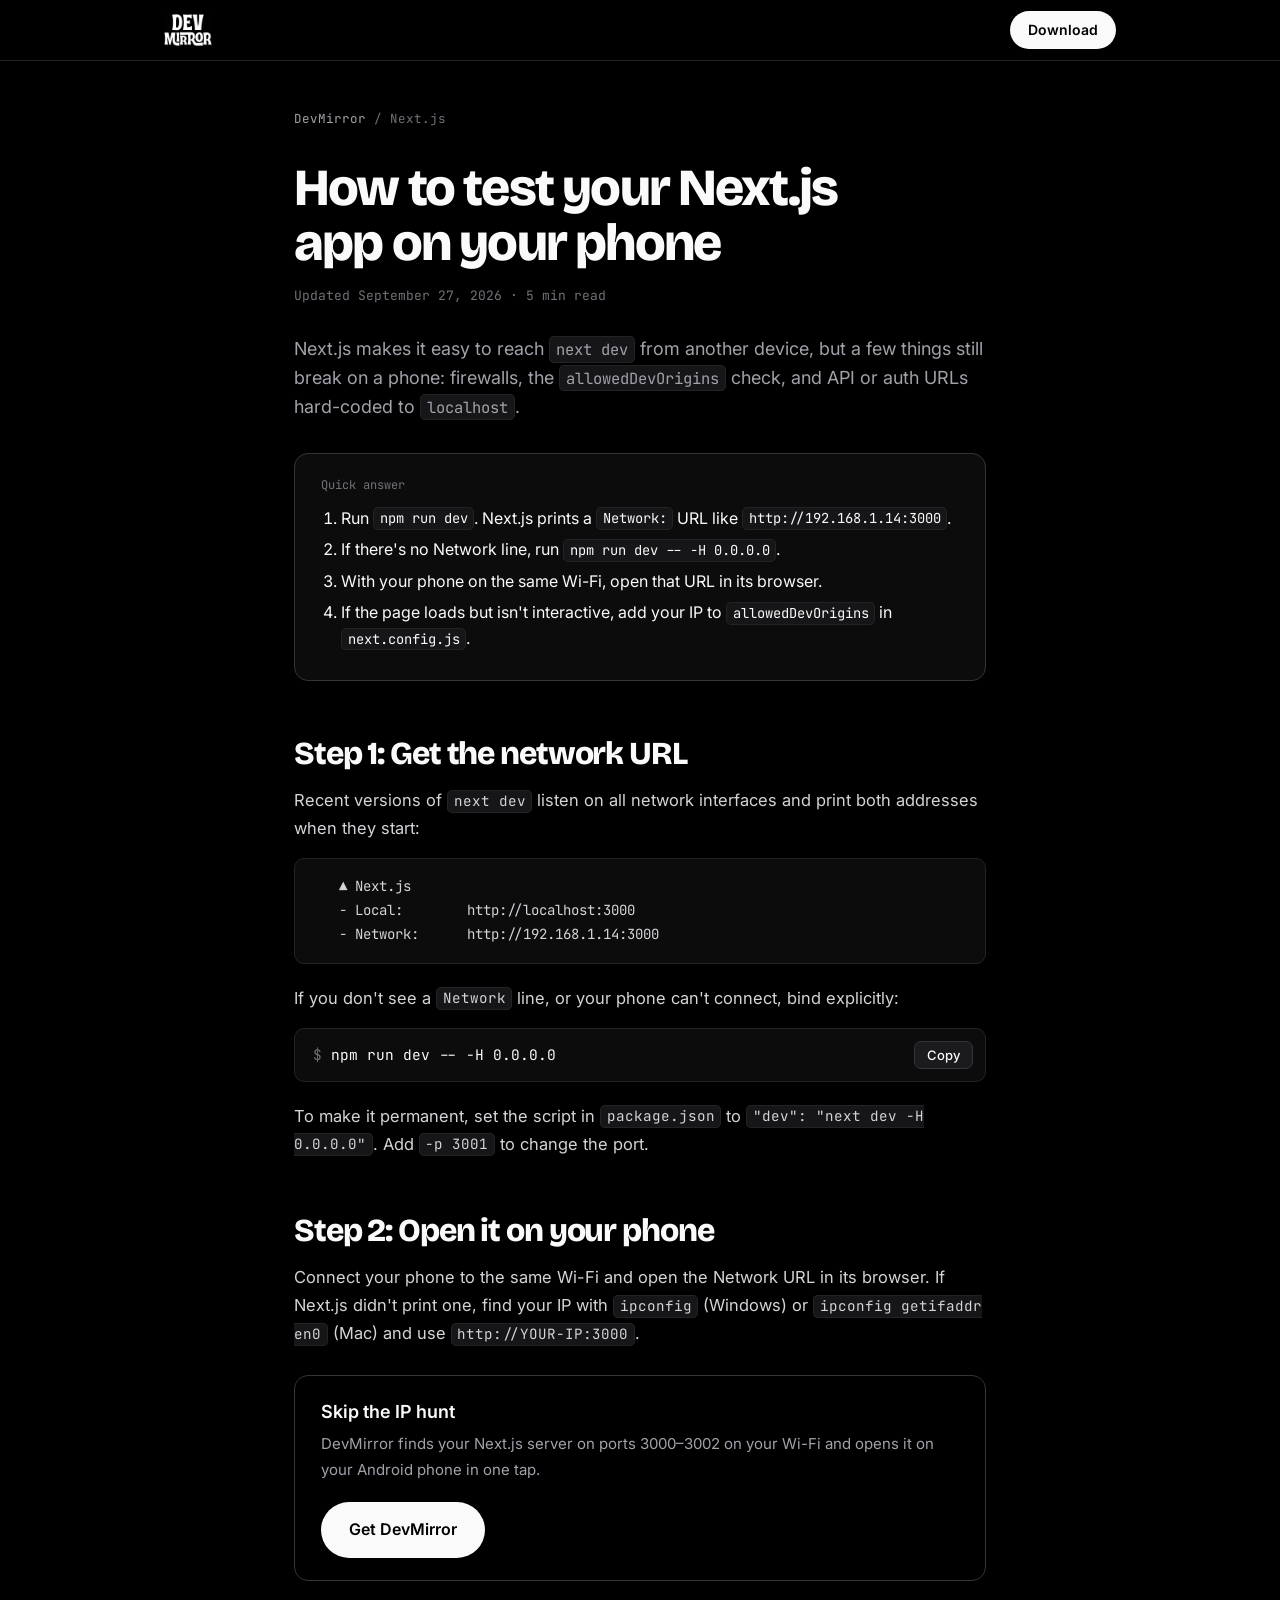
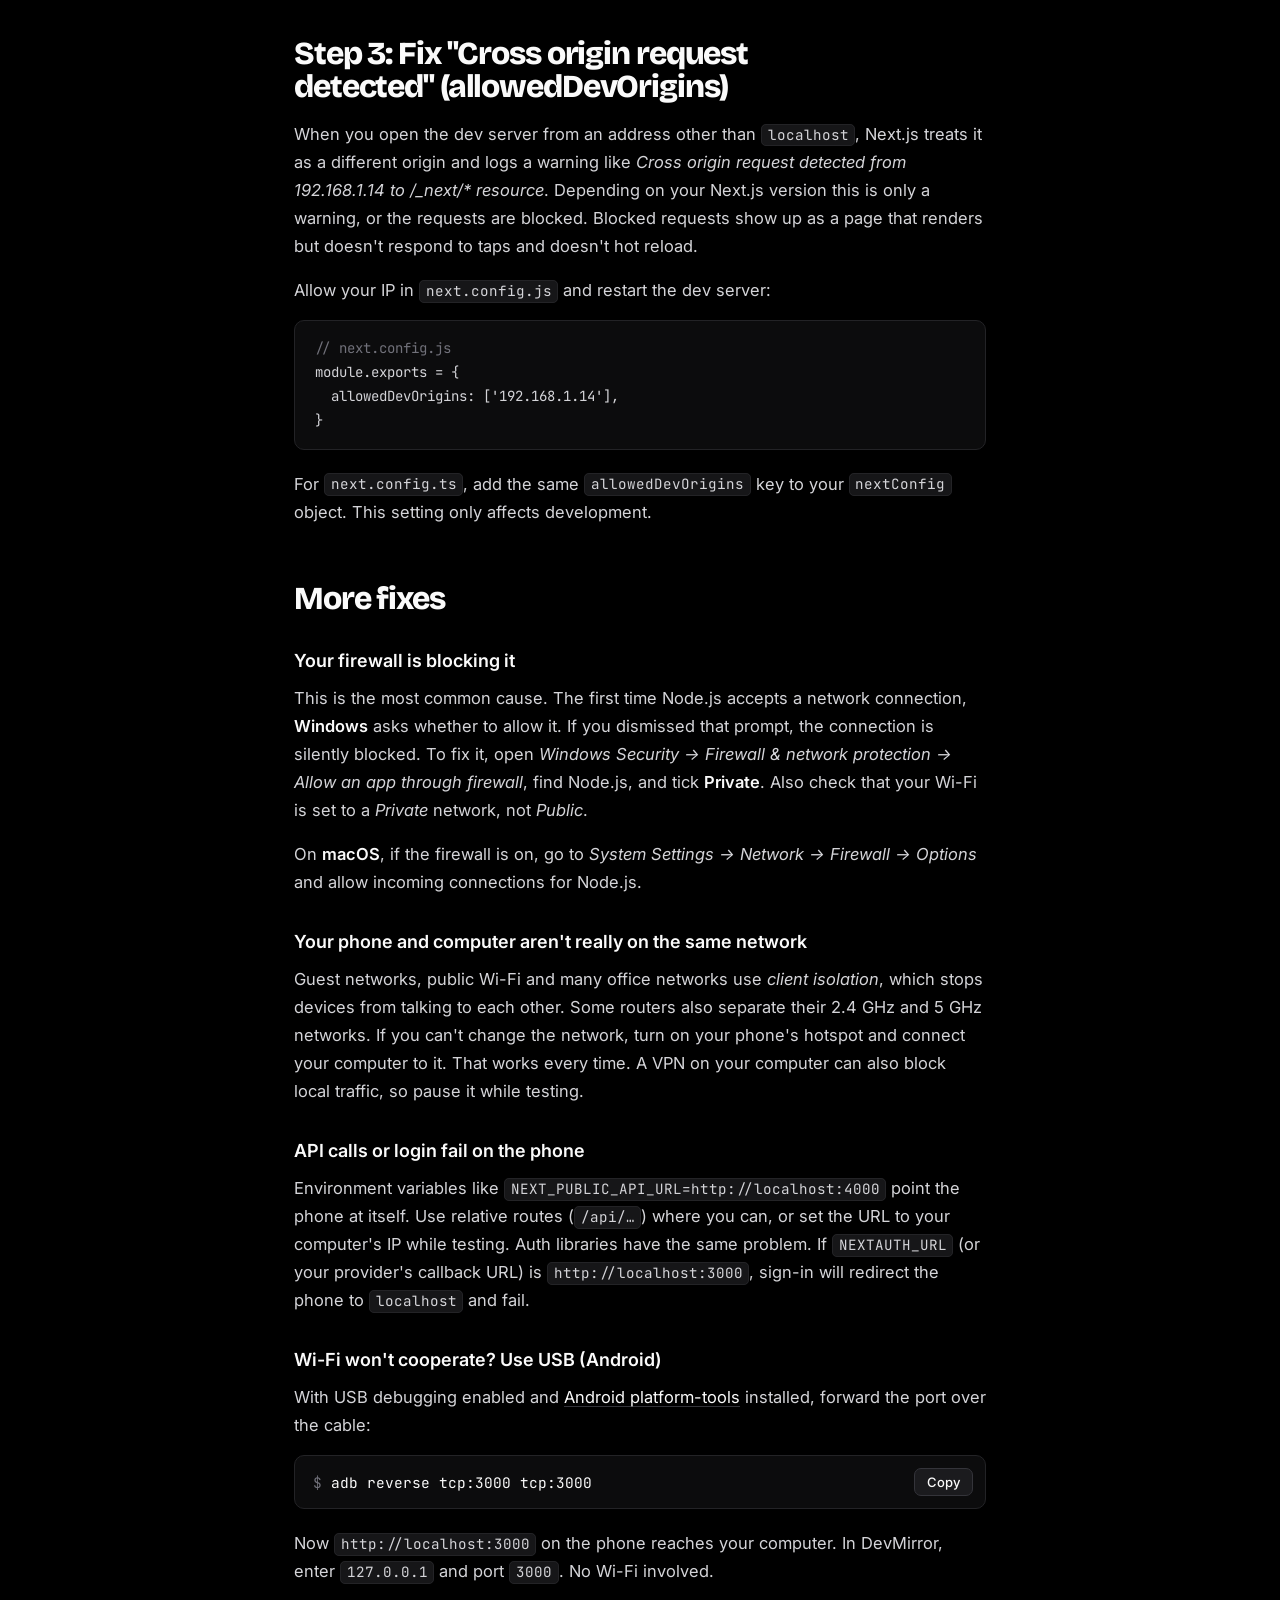
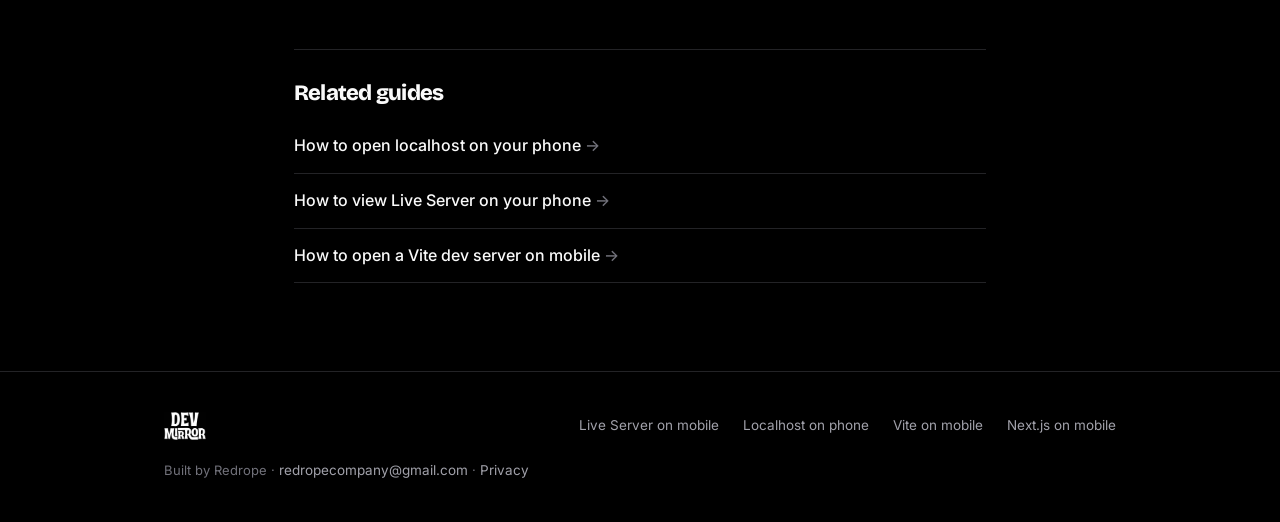
<file: website/nextjs-on-mobile/index.html>
<!DOCTYPE html>
<html lang="en">
<head>
  <meta charset="UTF-8">
  <meta name="viewport" content="width=device-width, initial-scale=1.0">
  <title>How to Test Your Next.js App on Your Phone (next dev) | DevMirror</title>
  <meta name="description" content="Open next dev on your phone over Wi-Fi: use the Network URL or -H 0.0.0.0, fix allowedDevOrigins warnings, firewall blocks and localhost API URLs.">
  <link rel="canonical" href="https://devmirror.red-rope.in/nextjs-on-mobile/">
  <meta name="robots" content="index, follow, max-image-preview:large">
  <meta name="theme-color" content="#000000">
  <meta property="og:type" content="article">
  <meta property="og:site_name" content="DevMirror">
  <meta property="og:title" content="How to test your Next.js app on your phone">
  <meta property="og:description" content="Open next dev on your phone over Wi-Fi: use the Network URL or -H 0.0.0.0, fix allowedDevOrigins warnings, firewall blocks and localhost API URLs.">
  <meta property="og:url" content="https://devmirror.red-rope.in/nextjs-on-mobile/">
  <meta property="og:image" content="https://devmirror.red-rope.in/og.png">
  <meta property="og:image:width" content="1200">
  <meta property="og:image:height" content="630">
  <meta property="article:published_time" content="2026-09-27">
  <meta property="article:modified_time" content="2026-09-27">
  <meta name="twitter:card" content="summary_large_image">
  <meta name="twitter:title" content="How to test your Next.js app on your phone">
  <meta name="twitter:description" content="Open next dev on your phone over Wi-Fi: use the Network URL or -H 0.0.0.0, fix allowedDevOrigins warnings, firewall blocks and localhost API URLs.">
  <meta name="twitter:image" content="https://devmirror.red-rope.in/og.png">
  <link rel="icon" type="image/png" href="../logo.png">
  <link rel="apple-touch-icon" href="../logo.png">
  <link rel="preconnect" href="https://fonts.googleapis.com">
  <link rel="preconnect" href="https://fonts.gstatic.com" crossorigin>
  <link href="https://fonts.googleapis.com/css2?family=Bricolage+Grotesque:opsz,wght@12..96,700;12..96,800&family=Inter:wght@400;500;600&family=JetBrains+Mono:wght@400;500&display=swap" rel="stylesheet">
  <link rel="stylesheet" href="../styles.css">
  <script type="application/ld+json">
{
  "@context": "https://schema.org",
  "@graph": [
    {
      "@type": "TechArticle",
      "headline": "How to test your Next.js app on your phone",
      "description": "Open next dev on your phone over Wi-Fi: use the Network URL or -H 0.0.0.0, fix allowedDevOrigins warnings, firewall blocks and localhost API URLs.",
      "url": "https://devmirror.red-rope.in/nextjs-on-mobile/",
      "mainEntityOfPage": "https://devmirror.red-rope.in/nextjs-on-mobile/",
      "datePublished": "2026-09-27",
      "dateModified": "2026-09-27",
      "image": "https://devmirror.red-rope.in/og.png",
      "author": {
        "@type": "Organization",
        "name": "Redrope",
        "url": "https://devmirror.red-rope.in/"
      },
      "publisher": {
        "@type": "Organization",
        "name": "Redrope",
        "logo": {
          "@type": "ImageObject",
          "url": "https://devmirror.red-rope.in/logo.png"
        }
      }
    },
    {
      "@type": "HowTo",
      "name": "How to test your Next.js app on your phone",
      "description": "Open next dev on your phone over Wi-Fi: use the Network URL or -H 0.0.0.0, fix allowedDevOrigins warnings, firewall blocks and localhost API URLs.",
      "step": [
        {
          "@type": "HowToStep",
          "position": 1,
          "name": "Start the dev server",
          "text": "Run npm run dev, or npm run dev -- -H 0.0.0.0 to listen on all interfaces."
        },
        {
          "@type": "HowToStep",
          "position": 2,
          "name": "Copy the Network URL",
          "text": "Next.js prints a Network URL such as http://192.168.1.14:3000."
        },
        {
          "@type": "HowToStep",
          "position": 3,
          "name": "Open it on your phone",
          "text": "Connect your phone to the same Wi-Fi and open the Network URL in its browser."
        },
        {
          "@type": "HowToStep",
          "position": 4,
          "name": "Allow the dev origin if needed",
          "text": "If client scripts or hot reload are blocked, add your IP to allowedDevOrigins in next.config.js."
        }
      ]
    },
    {
      "@type": "BreadcrumbList",
      "itemListElement": [
        {
          "@type": "ListItem",
          "position": 1,
          "name": "DevMirror",
          "item": "https://devmirror.red-rope.in/"
        },
        {
          "@type": "ListItem",
          "position": 2,
          "name": "How to test a Next.js app on your phone",
          "item": "https://devmirror.red-rope.in/nextjs-on-mobile/"
        }
      ]
    }
  ]
}
  </script>
</head>
<body>

  <header class="nav">
    <div class="wrap nav-inner">
      <a href="../" class="brand" aria-label="DevMirror home">
        <img src="../wordmark.png" alt="DevMirror" width="480" height="318">
      </a>
      <a href="../#get" class="btn btn-sm">Download</a>
    </div>
  </header>

  <main class="article">
    <article class="wrap">
      <ol class="crumbs">
        <li><a href="../">DevMirror</a></li>
        <li aria-current="page">Next.js</li>
      </ol>

      <h1>How to test your Next.js app on your phone</h1>
      <p class="article-meta">Updated <time datetime="2026-09-27">September 27, 2026</time> &middot; 5 min read</p>
      <p class="lede">Next.js makes it easy to reach <code>next dev</code> from another device, but a few things still break on a phone: firewalls, the <code>allowedDevOrigins</code> check, and API or auth URLs hard-coded to <code>localhost</code>.</p>

      <div class="answer">
        <p class="answer-label">Quick answer</p>
        <ol>
        <li>Run <code>npm run dev</code>. Next.js prints a <code>Network:</code> URL like <code>http://192.168.1.14:3000</code>.</li>
        <li>If there's no Network line, run <code>npm run dev -- -H 0.0.0.0</code>.</li>
        <li>With your phone on the same Wi-Fi, open that URL in its browser.</li>
        <li>If the page loads but isn't interactive, add your IP to <code>allowedDevOrigins</code> in <code>next.config.js</code>.</li>
      </ol>
      </div>

      <div class="prose">
<h2 id="network">Step 1: Get the network URL</h2>
<p>Recent versions of <code>next dev</code> listen on all network interfaces and print both addresses when they start:</p>
<pre class="codeblock">   ▲ Next.js
   - Local:        http://localhost:3000
   - Network:      http://192.168.1.14:3000</pre>
<p>If you don't see a <code>Network</code> line, or your phone can't connect, bind explicitly:</p>
<div class="code"><code>npm run dev -- -H 0.0.0.0</code><button class="copy" type="button">Copy</button></div>
<p>To make it permanent, set the script in <code>package.json</code> to <code>"dev": "next dev -H 0.0.0.0"</code>. Add <code>-p 3001</code> to change the port.</p>

<h2 id="open">Step 2: Open it on your phone</h2>
<p>Connect your phone to the same Wi-Fi and open the Network URL in its browser. If Next.js didn't print one, find your IP with <code>ipconfig</code> (Windows) or <code>ipconfig getifaddr en0</code> (Mac) and use <code>http://YOUR-IP:3000</code>.</p>

<div class="app-box">
  <div>
    <h3>Skip the IP hunt</h3>
    <p>DevMirror finds your Next.js server on ports 3000–3002 on your Wi-Fi and opens it on your Android phone in one tap.</p>
  </div>
  <a class="btn btn-lg" href="../#get">Get DevMirror</a>
</div>

<h2 id="allowed-dev-origins">Step 3: Fix "Cross origin request detected" (allowedDevOrigins)</h2>
<p>When you open the dev server from an address other than <code>localhost</code>, Next.js treats it as a different origin and logs a warning like <em>Cross origin request detected from 192.168.1.14 to /_next/* resource</em>. Depending on your Next.js version this is only a warning, or the requests are blocked. Blocked requests show up as a page that renders but doesn't respond to taps and doesn't hot reload.</p>
<p>Allow your IP in <code>next.config.js</code> and restart the dev server:</p>
<pre class="codeblock"><span class="c">// next.config.js</span>
module.exports = {
  allowedDevOrigins: ['192.168.1.14'],
}</pre>
<p>For <code>next.config.ts</code>, add the same <code>allowedDevOrigins</code> key to your <code>nextConfig</code> object. This setting only affects development.</p>

<h2 id="troubleshooting">More fixes</h2>

<h3>Your firewall is blocking it</h3>
<p>This is the most common cause. The first time Node.js accepts a network connection, <strong>Windows</strong> asks whether to allow it. If you dismissed that prompt, the connection is silently blocked. To fix it, open <em>Windows Security → Firewall &amp; network protection → Allow an app through firewall</em>, find Node.js, and tick <strong>Private</strong>. Also check that your Wi-Fi is set to a <em>Private</em> network, not <em>Public</em>.</p>
<p>On <strong>macOS</strong>, if the firewall is on, go to <em>System Settings → Network → Firewall → Options</em> and allow incoming connections for Node.js.</p>

<h3>Your phone and computer aren't really on the same network</h3>
<p>Guest networks, public Wi-Fi and many office networks use <em>client isolation</em>, which stops devices from talking to each other. Some routers also separate their 2.4 GHz and 5 GHz networks. If you can't change the network, turn on your phone's hotspot and connect your computer to it. That works every time. A VPN on your computer can also block local traffic, so pause it while testing.</p>

<h3>API calls or login fail on the phone</h3>
<p>Environment variables like <code>NEXT_PUBLIC_API_URL=http://localhost:4000</code> point the phone at itself. Use relative routes (<code>/api/…</code>) where you can, or set the URL to your computer's IP while testing. Auth libraries have the same problem. If <code>NEXTAUTH_URL</code> (or your provider's callback URL) is <code>http://localhost:3000</code>, sign-in will redirect the phone to <code>localhost</code> and fail.</p>


<h3>Wi-Fi won't cooperate? Use USB (Android)</h3>
<p>With USB debugging enabled and <a href="https://developer.android.com/tools/releases/platform-tools" rel="noopener">Android platform-tools</a> installed, forward the port over the cable:</p>
<div class="code"><code>adb reverse tcp:3000 tcp:3000</code><button class="copy" type="button">Copy</button></div>
<p>Now <code>http://localhost:3000</code> on the phone reaches your computer. In DevMirror, enter <code>127.0.0.1</code> and port <code>3000</code>. No Wi-Fi involved.</p>
      </div>

      <aside class="related">
        <h2>Related guides</h2>
        <ul>
          <li><a href="../localhost-on-phone/">How to open localhost on your phone</a></li>
          <li><a href="../live-server-on-mobile/">How to view Live Server on your phone</a></li>
          <li><a href="../vite-on-mobile/">How to open a Vite dev server on mobile</a></li>
        </ul>
      </aside>
    </article>
  </main>

  <footer class="footer">
    <div class="wrap footer-inner">
      <img src="../wordmark.png" alt="DevMirror" width="480" height="318" class="footer-logo">
      <nav class="footer-links" aria-label="Guides">
        <a href="../live-server-on-mobile/">Live Server on mobile</a>
        <a href="../localhost-on-phone/">Localhost on phone</a>
        <a href="../vite-on-mobile/">Vite on mobile</a>
        <a href="../nextjs-on-mobile/">Next.js on mobile</a>
      </nav>
      <p class="footer-note">Built by Redrope &middot; <a href="mailto:redropecompany@gmail.com?subject=%5BDevMirror%5D%20Feedback">redropecompany@gmail.com</a> &middot; <a href="../privacy/">Privacy</a></p>
    </div>
  </footer>

  <script src="../app.js"></script>
</body>
</html>
</file>
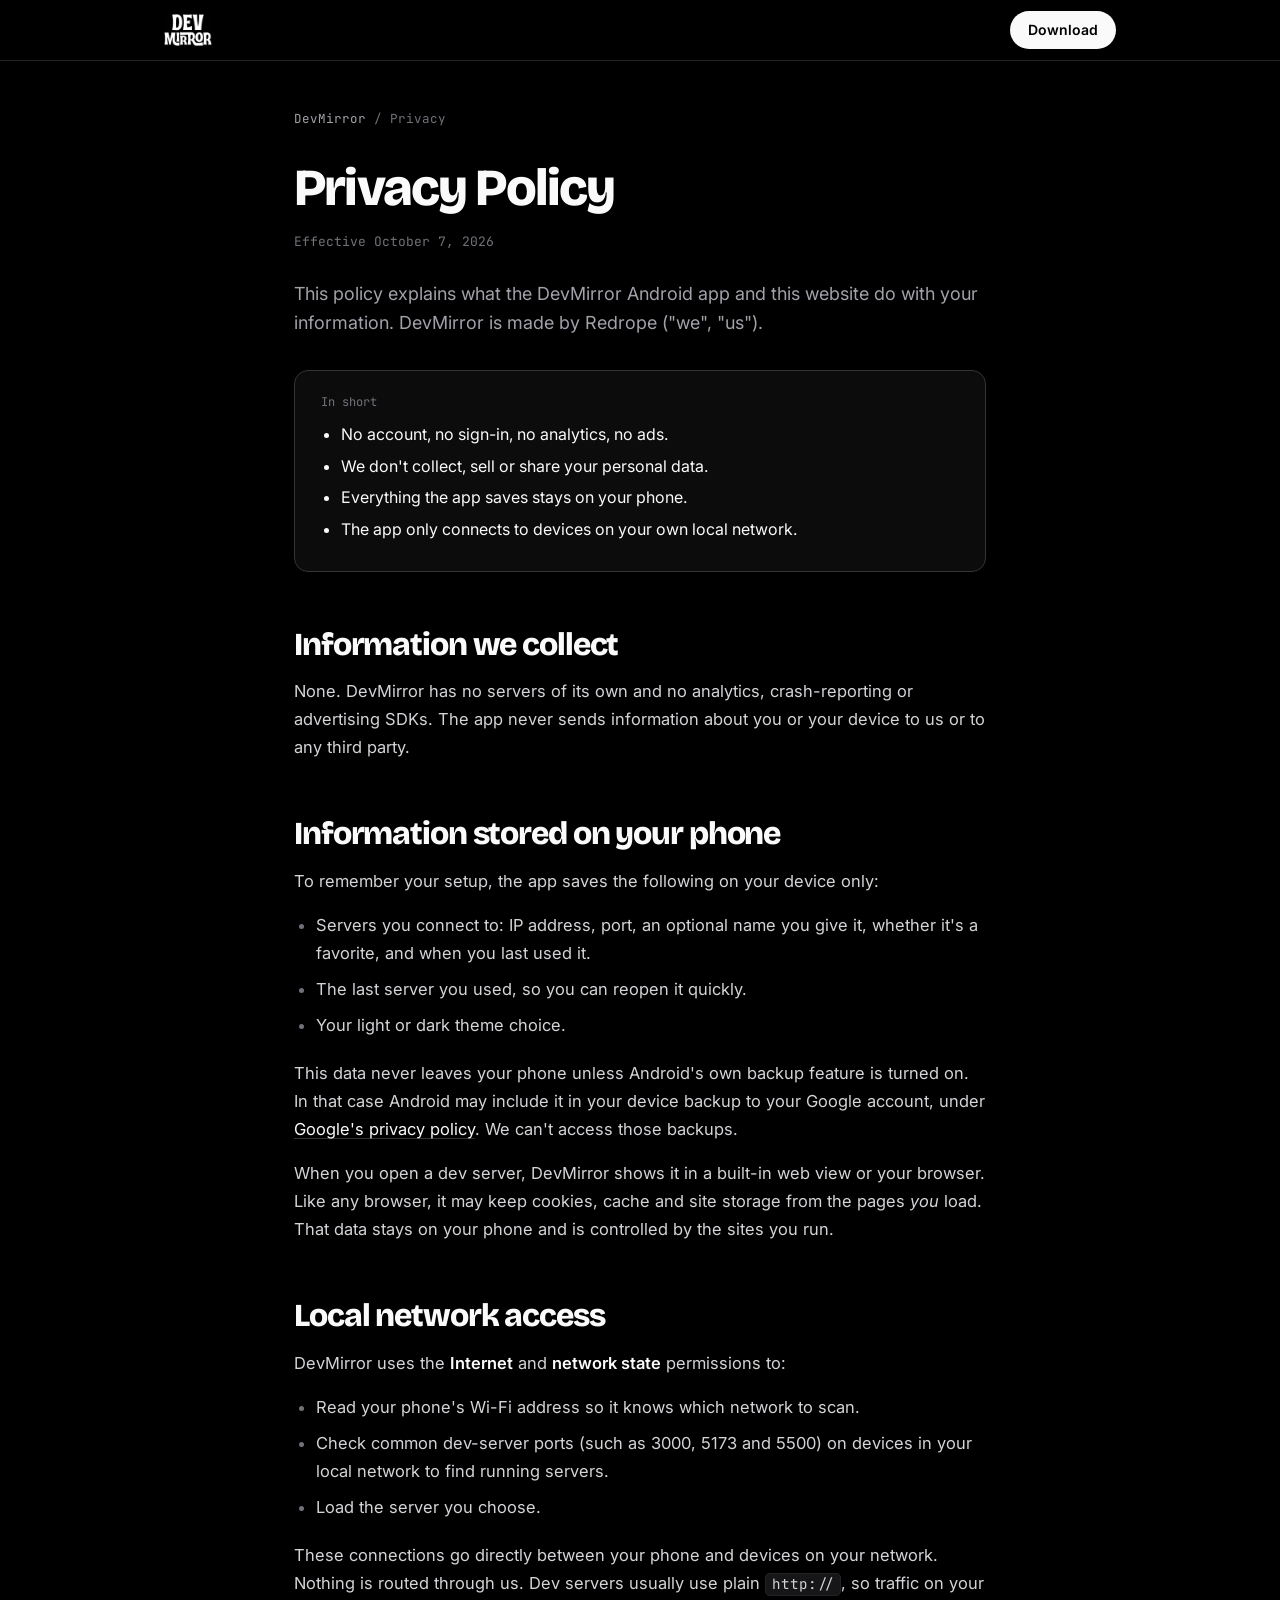
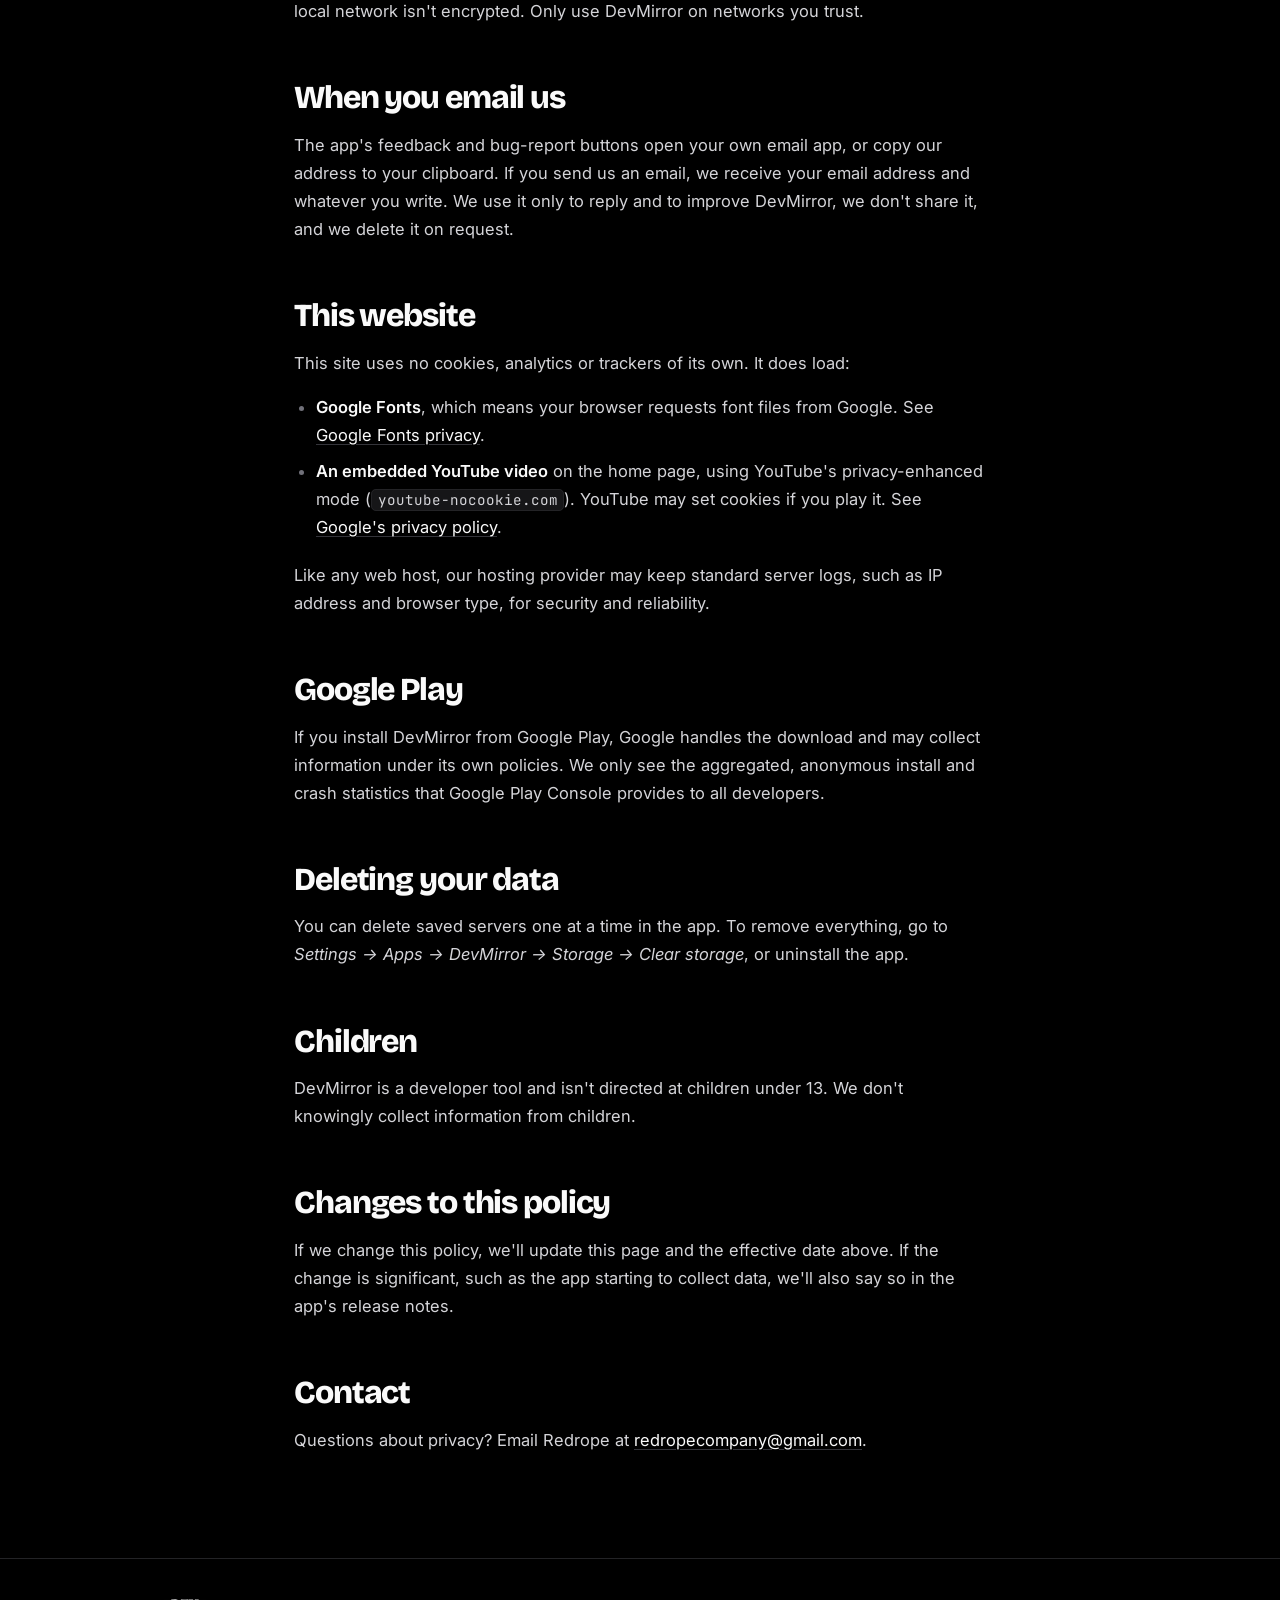
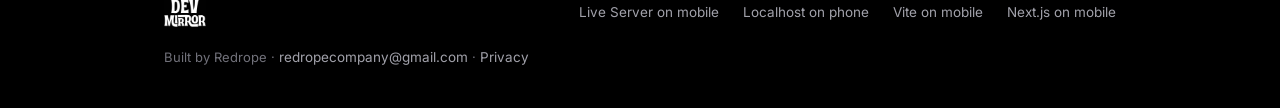
<file: website/privacy/index.html>
<!DOCTYPE html>
<html lang="en">
<head>
  <meta charset="UTF-8">
  <meta name="viewport" content="width=device-width, initial-scale=1.0">
  <title>Privacy Policy | DevMirror</title>
  <meta name="description" content="DevMirror has no accounts, analytics or ads. Read what the app stores on your phone, what it sends over your local network, and how to contact us.">
  <link rel="canonical" href="https://devmirror.red-rope.in/privacy/">
  <meta name="robots" content="index, follow">
  <meta name="theme-color" content="#000000">
  <meta property="og:type" content="website">
  <meta property="og:site_name" content="DevMirror">
  <meta property="og:title" content="DevMirror Privacy Policy">
  <meta property="og:description" content="DevMirror has no accounts, analytics or ads. Read what the app stores on your phone, what it sends over your local network, and how to contact us.">
  <meta property="og:url" content="https://devmirror.red-rope.in/privacy/">
  <meta property="og:image" content="https://devmirror.red-rope.in/og.png">
  <meta property="og:image:width" content="1200">
  <meta property="og:image:height" content="630">
  <meta name="twitter:card" content="summary_large_image">
  <meta name="twitter:title" content="DevMirror Privacy Policy">
  <meta name="twitter:description" content="DevMirror has no accounts, analytics or ads. Read what the app stores on your phone, what it sends over your local network, and how to contact us.">
  <meta name="twitter:image" content="https://devmirror.red-rope.in/og.png">
  <link rel="icon" type="image/png" href="../logo.png">
  <link rel="apple-touch-icon" href="../logo.png">
  <link rel="preconnect" href="https://fonts.googleapis.com">
  <link rel="preconnect" href="https://fonts.gstatic.com" crossorigin>
  <link href="https://fonts.googleapis.com/css2?family=Bricolage+Grotesque:opsz,wght@12..96,700;12..96,800&family=Inter:wght@400;500;600&family=JetBrains+Mono:wght@400;500&display=swap" rel="stylesheet">
  <link rel="stylesheet" href="../styles.css">
  <script type="application/ld+json">
{
  "@context": "https://schema.org",
  "@graph": [
    {
      "@type": "WebPage",
      "name": "DevMirror Privacy Policy",
      "url": "https://devmirror.red-rope.in/privacy/",
      "dateModified": "2026-10-07",
      "publisher": {
        "@type": "Organization",
        "name": "Redrope",
        "url": "https://devmirror.red-rope.in/"
      }
    },
    {
      "@type": "BreadcrumbList",
      "itemListElement": [
        {
          "@type": "ListItem",
          "position": 1,
          "name": "DevMirror",
          "item": "https://devmirror.red-rope.in/"
        },
        {
          "@type": "ListItem",
          "position": 2,
          "name": "Privacy Policy",
          "item": "https://devmirror.red-rope.in/privacy/"
        }
      ]
    }
  ]
}
  </script>
</head>
<body>

  <header class="nav">
    <div class="wrap nav-inner">
      <a href="../" class="brand" aria-label="DevMirror home">
        <img src="../wordmark.png" alt="DevMirror" width="480" height="318">
      </a>
      <a href="../#get" class="btn btn-sm">Download</a>
    </div>
  </header>

  <main class="article">
    <article class="wrap">
      <ol class="crumbs">
        <li><a href="../">DevMirror</a></li>
        <li aria-current="page">Privacy</li>
      </ol>

      <h1>Privacy Policy</h1>
      <p class="article-meta">Effective <time datetime="2026-10-07">October 7, 2026</time></p>
      <p class="lede">This policy explains what the DevMirror Android app and this website do with your information. DevMirror is made by Redrope ("we", "us").</p>

      <div class="answer">
        <p class="answer-label">In short</p>
        <ul>
          <li>No account, no sign-in, no analytics, no ads.</li>
          <li>We don't collect, sell or share your personal data.</li>
          <li>Everything the app saves stays on your phone.</li>
          <li>The app only connects to devices on your own local network.</li>
        </ul>
      </div>

      <div class="prose">
<h2 id="collect">Information we collect</h2>
<p>None. DevMirror has no servers of its own and no analytics, crash-reporting or advertising SDKs. The app never sends information about you or your device to us or to any third party.</p>

<h2 id="on-device">Information stored on your phone</h2>
<p>To remember your setup, the app saves the following on your device only:</p>
<ul>
  <li>Servers you connect to: IP address, port, an optional name you give it, whether it's a favorite, and when you last used it.</li>
  <li>The last server you used, so you can reopen it quickly.</li>
  <li>Your light or dark theme choice.</li>
</ul>
<p>This data never leaves your phone unless Android's own backup feature is turned on. In that case Android may include it in your device backup to your Google account, under <a href="https://policies.google.com/privacy" rel="noopener">Google's privacy policy</a>. We can't access those backups.</p>
<p>When you open a dev server, DevMirror shows it in a built-in web view or your browser. Like any browser, it may keep cookies, cache and site storage from the pages <em>you</em> load. That data stays on your phone and is controlled by the sites you run.</p>

<h2 id="network">Local network access</h2>
<p>DevMirror uses the <strong>Internet</strong> and <strong>network state</strong> permissions to:</p>
<ul>
  <li>Read your phone's Wi-Fi address so it knows which network to scan.</li>
  <li>Check common dev-server ports (such as 3000, 5173 and 5500) on devices in your local network to find running servers.</li>
  <li>Load the server you choose.</li>
</ul>
<p>These connections go directly between your phone and devices on your network. Nothing is routed through us. Dev servers usually use plain <code>http://</code>, so traffic on your local network isn't encrypted. Only use DevMirror on networks you trust.</p>

<h2 id="contact-email">When you email us</h2>
<p>The app's feedback and bug-report buttons open your own email app, or copy our address to your clipboard. If you send us an email, we receive your email address and whatever you write. We use it only to reply and to improve DevMirror, we don't share it, and we delete it on request.</p>

<h2 id="website">This website</h2>
<p>This site uses no cookies, analytics or trackers of its own. It does load:</p>
<ul>
  <li><strong>Google Fonts</strong>, which means your browser requests font files from Google. See <a href="https://developers.google.com/fonts/faq/privacy" rel="noopener">Google Fonts privacy</a>.</li>
  <li><strong>An embedded YouTube video</strong> on the home page, using YouTube's privacy-enhanced mode (<code>youtube-nocookie.com</code>). YouTube may set cookies if you play it. See <a href="https://policies.google.com/privacy" rel="noopener">Google's privacy policy</a>.</li>
</ul>
<p>Like any web host, our hosting provider may keep standard server logs, such as IP address and browser type, for security and reliability.</p>

<h2 id="play">Google Play</h2>
<p>If you install DevMirror from Google Play, Google handles the download and may collect information under its own policies. We only see the aggregated, anonymous install and crash statistics that Google Play Console provides to all developers.</p>

<h2 id="delete">Deleting your data</h2>
<p>You can delete saved servers one at a time in the app. To remove everything, go to <em>Settings → Apps → DevMirror → Storage → Clear storage</em>, or uninstall the app.</p>

<h2 id="children">Children</h2>
<p>DevMirror is a developer tool and isn't directed at children under 13. We don't knowingly collect information from children.</p>

<h2 id="changes">Changes to this policy</h2>
<p>If we change this policy, we'll update this page and the effective date above. If the change is significant, such as the app starting to collect data, we'll also say so in the app's release notes.</p>

<h2 id="contact">Contact</h2>
<p>Questions about privacy? Email Redrope at <a href="mailto:redropecompany@gmail.com?subject=%5BDevMirror%5D%20Privacy">redropecompany@gmail.com</a>.</p>
      </div>
    </article>
  </main>

  <footer class="footer">
    <div class="wrap footer-inner">
      <img src="../wordmark.png" alt="DevMirror" width="480" height="318" class="footer-logo">
      <nav class="footer-links" aria-label="Guides">
        <a href="../live-server-on-mobile/">Live Server on mobile</a>
        <a href="../localhost-on-phone/">Localhost on phone</a>
        <a href="../vite-on-mobile/">Vite on mobile</a>
        <a href="../nextjs-on-mobile/">Next.js on mobile</a>
      </nav>
      <p class="footer-note">Built by Redrope &middot; <a href="mailto:redropecompany@gmail.com?subject=%5BDevMirror%5D%20Feedback">redropecompany@gmail.com</a> &middot; <a href="./">Privacy</a></p>
    </div>
  </footer>

  <script src="../app.js"></script>
</body>
</html>
</file>
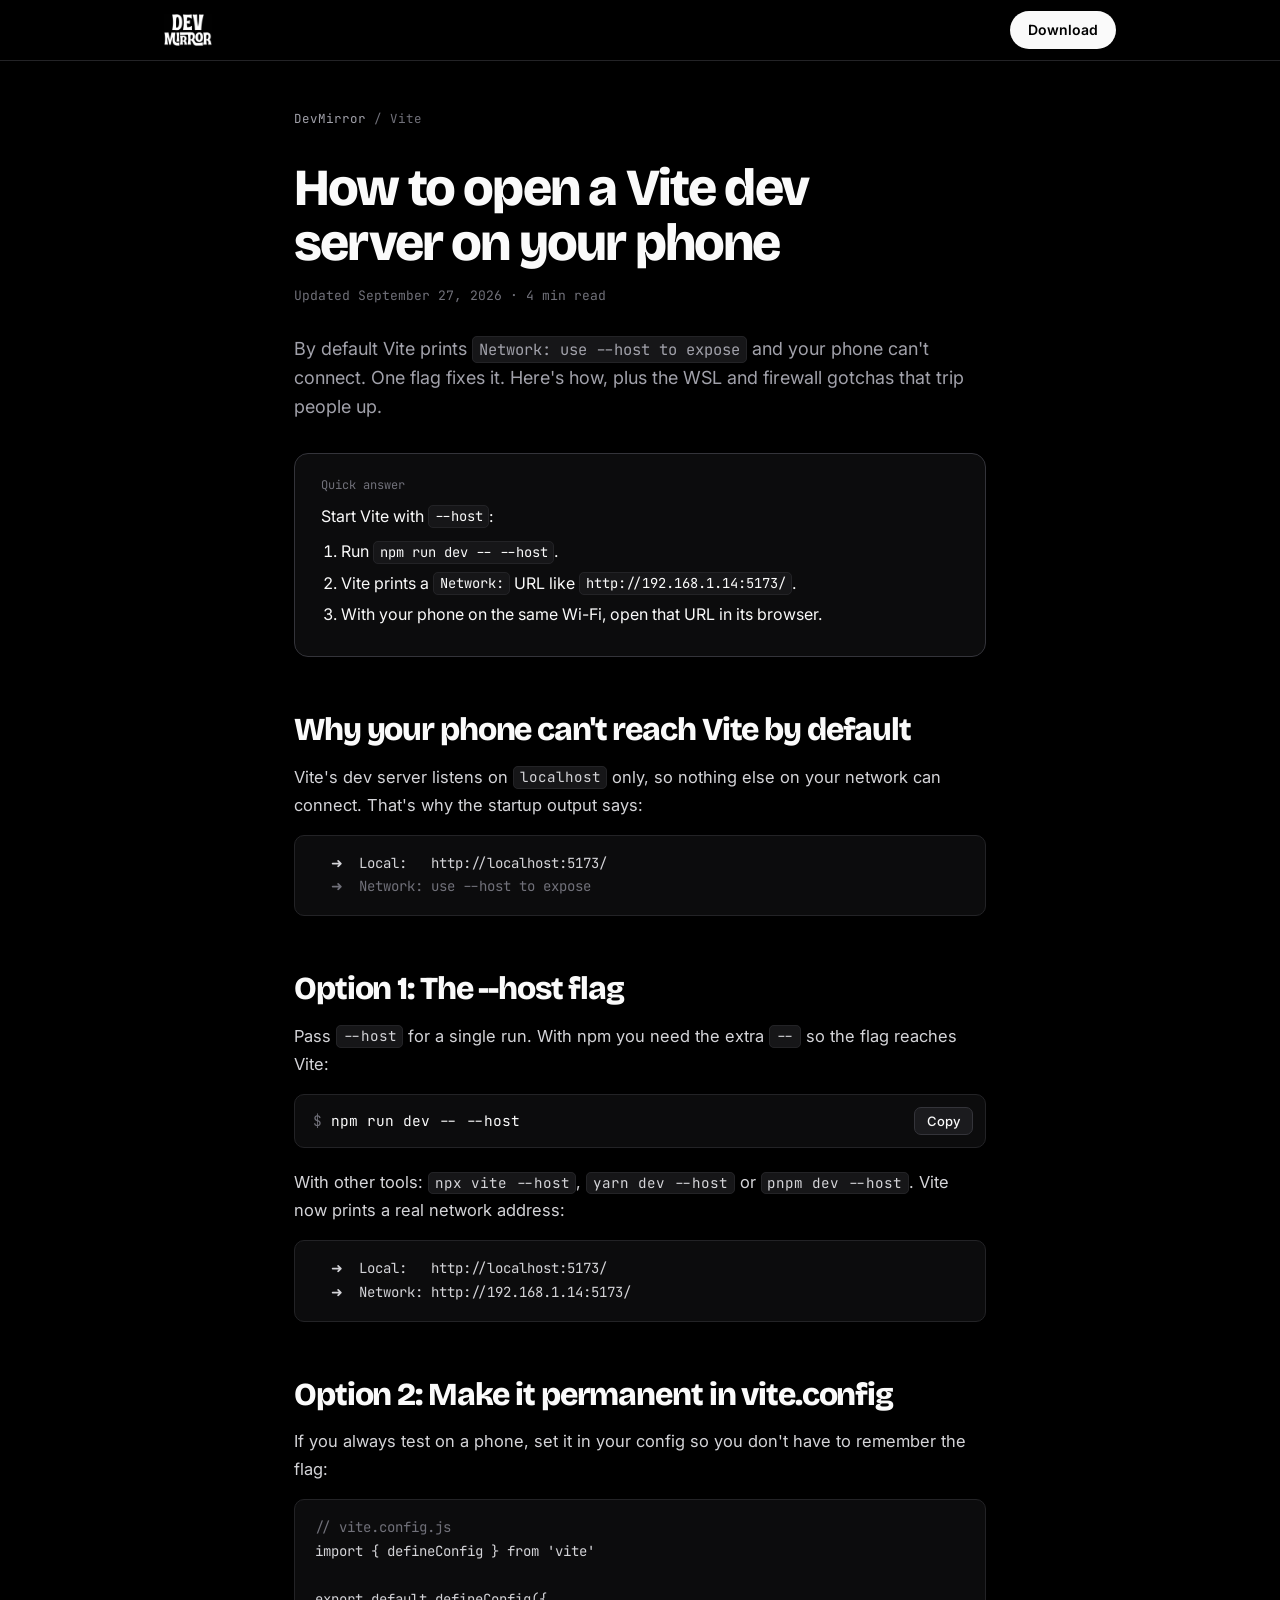
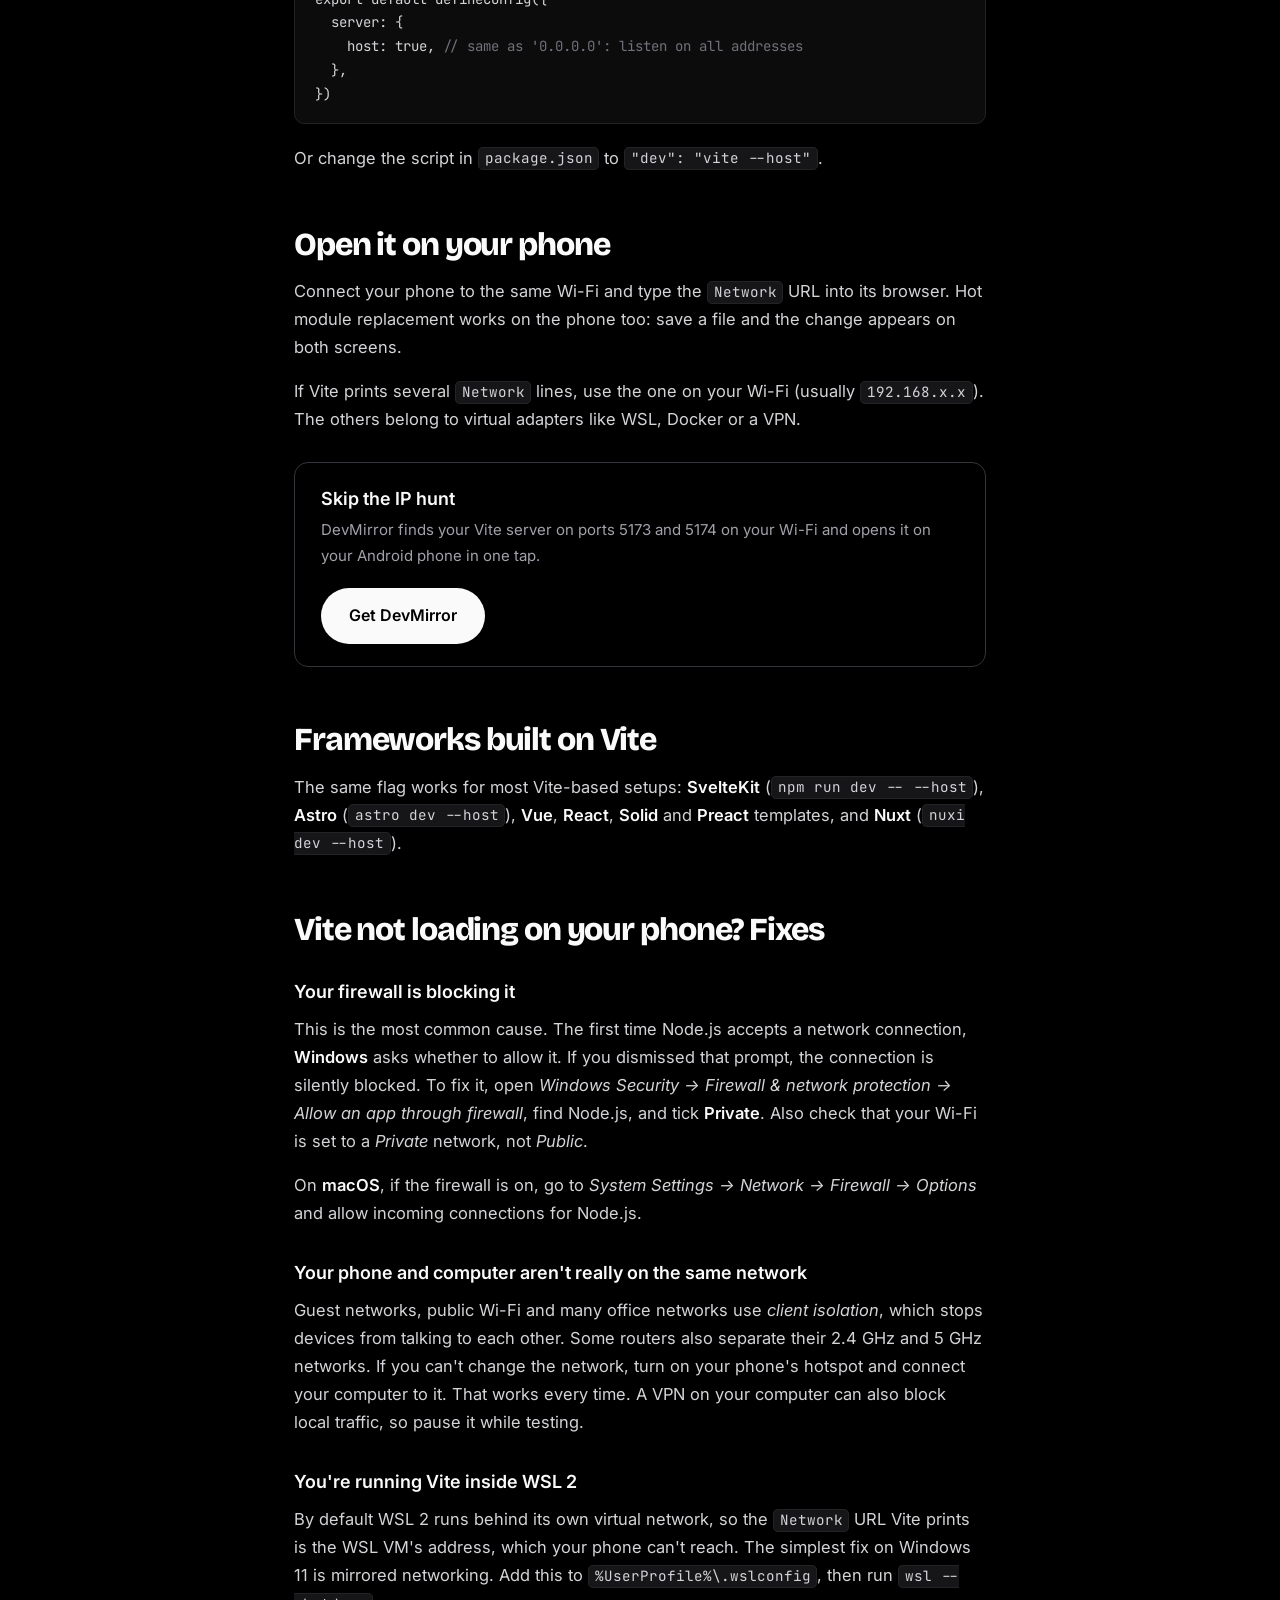
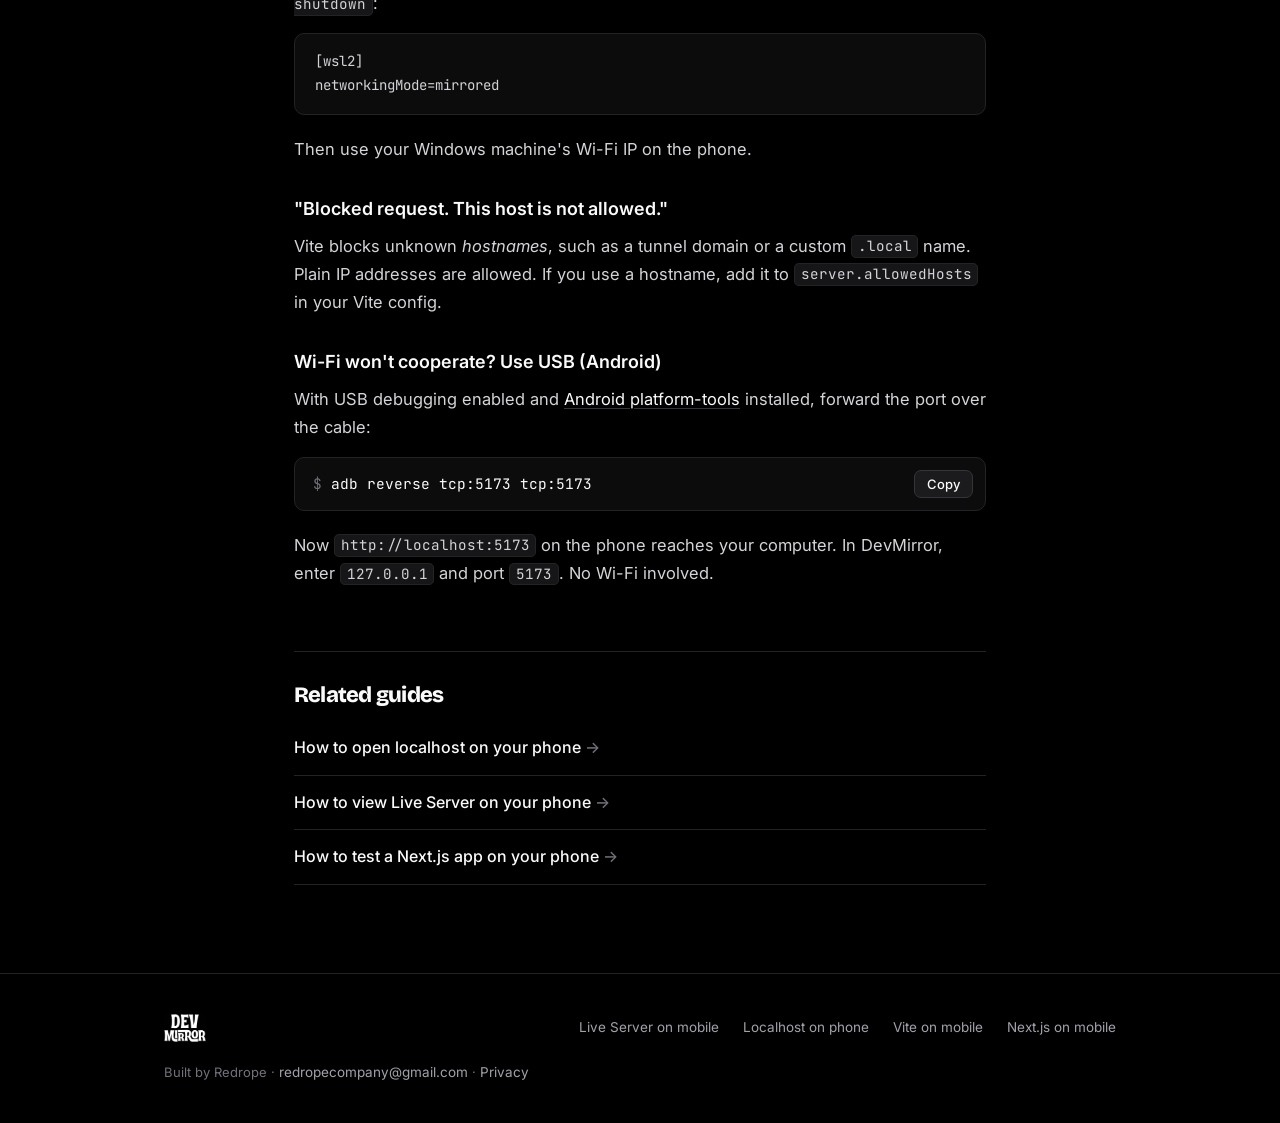
<file: website/vite-on-mobile/index.html>
<!DOCTYPE html>
<html lang="en">
<head>
  <meta charset="UTF-8">
  <meta name="viewport" content="width=device-width, initial-scale=1.0">
  <title>How to Open a Vite Dev Server on Your Phone (--host) | DevMirror</title>
  <meta name="description" content="Vite only listens on localhost by default. Use --host or server.host: true to open your Vite app on your phone over Wi-Fi, with hot reload still working.">
  <link rel="canonical" href="https://devmirror.red-rope.in/vite-on-mobile/">
  <meta name="robots" content="index, follow, max-image-preview:large">
  <meta name="theme-color" content="#000000">
  <meta property="og:type" content="article">
  <meta property="og:site_name" content="DevMirror">
  <meta property="og:title" content="How to open a Vite dev server on your phone">
  <meta property="og:description" content="Vite only listens on localhost by default. Use --host or server.host: true to open your Vite app on your phone over Wi-Fi, with hot reload still working.">
  <meta property="og:url" content="https://devmirror.red-rope.in/vite-on-mobile/">
  <meta property="og:image" content="https://devmirror.red-rope.in/og.png">
  <meta property="og:image:width" content="1200">
  <meta property="og:image:height" content="630">
  <meta property="article:published_time" content="2026-09-27">
  <meta property="article:modified_time" content="2026-09-27">
  <meta name="twitter:card" content="summary_large_image">
  <meta name="twitter:title" content="How to open a Vite dev server on your phone">
  <meta name="twitter:description" content="Vite only listens on localhost by default. Use --host or server.host: true to open your Vite app on your phone over Wi-Fi, with hot reload still working.">
  <meta name="twitter:image" content="https://devmirror.red-rope.in/og.png">
  <link rel="icon" type="image/png" href="../logo.png">
  <link rel="apple-touch-icon" href="../logo.png">
  <link rel="preconnect" href="https://fonts.googleapis.com">
  <link rel="preconnect" href="https://fonts.gstatic.com" crossorigin>
  <link href="https://fonts.googleapis.com/css2?family=Bricolage+Grotesque:opsz,wght@12..96,700;12..96,800&family=Inter:wght@400;500;600&family=JetBrains+Mono:wght@400;500&display=swap" rel="stylesheet">
  <link rel="stylesheet" href="../styles.css">
  <script type="application/ld+json">
{
  "@context": "https://schema.org",
  "@graph": [
    {
      "@type": "TechArticle",
      "headline": "How to open a Vite dev server on your phone",
      "description": "Vite only listens on localhost by default. Use --host or server.host: true to open your Vite app on your phone over Wi-Fi, with hot reload still working.",
      "url": "https://devmirror.red-rope.in/vite-on-mobile/",
      "mainEntityOfPage": "https://devmirror.red-rope.in/vite-on-mobile/",
      "datePublished": "2026-09-27",
      "dateModified": "2026-09-27",
      "image": "https://devmirror.red-rope.in/og.png",
      "author": {
        "@type": "Organization",
        "name": "Redrope",
        "url": "https://devmirror.red-rope.in/"
      },
      "publisher": {
        "@type": "Organization",
        "name": "Redrope",
        "logo": {
          "@type": "ImageObject",
          "url": "https://devmirror.red-rope.in/logo.png"
        }
      }
    },
    {
      "@type": "HowTo",
      "name": "How to open a Vite dev server on your phone",
      "description": "Vite only listens on localhost by default. Use --host or server.host: true to open your Vite app on your phone over Wi-Fi, with hot reload still working.",
      "step": [
        {
          "@type": "HowToStep",
          "position": 1,
          "name": "Start Vite with --host",
          "text": "Run npm run dev -- --host, or set server.host to true in vite.config."
        },
        {
          "@type": "HowToStep",
          "position": 2,
          "name": "Copy the Network URL",
          "text": "Vite prints a Network URL such as http://192.168.1.14:5173/."
        },
        {
          "@type": "HowToStep",
          "position": 3,
          "name": "Open it on your phone",
          "text": "Connect your phone to the same Wi-Fi and open the Network URL in its browser."
        }
      ]
    },
    {
      "@type": "BreadcrumbList",
      "itemListElement": [
        {
          "@type": "ListItem",
          "position": 1,
          "name": "DevMirror",
          "item": "https://devmirror.red-rope.in/"
        },
        {
          "@type": "ListItem",
          "position": 2,
          "name": "How to open a Vite dev server on mobile",
          "item": "https://devmirror.red-rope.in/vite-on-mobile/"
        }
      ]
    }
  ]
}
  </script>
</head>
<body>

  <header class="nav">
    <div class="wrap nav-inner">
      <a href="../" class="brand" aria-label="DevMirror home">
        <img src="../wordmark.png" alt="DevMirror" width="480" height="318">
      </a>
      <a href="../#get" class="btn btn-sm">Download</a>
    </div>
  </header>

  <main class="article">
    <article class="wrap">
      <ol class="crumbs">
        <li><a href="../">DevMirror</a></li>
        <li aria-current="page">Vite</li>
      </ol>

      <h1>How to open a Vite dev server on your phone</h1>
      <p class="article-meta">Updated <time datetime="2026-09-27">September 27, 2026</time> &middot; 4 min read</p>
      <p class="lede">By default Vite prints <code>Network: use --host to expose</code> and your phone can't connect. One flag fixes it. Here's how, plus the WSL and firewall gotchas that trip people up.</p>

      <div class="answer">
        <p class="answer-label">Quick answer</p>
        <p>Start Vite with <code>--host</code>:</p>
      <ol>
        <li>Run <code>npm run dev -- --host</code>.</li>
        <li>Vite prints a <code>Network:</code> URL like <code>http://192.168.1.14:5173/</code>.</li>
        <li>With your phone on the same Wi-Fi, open that URL in its browser.</li>
      </ol>
      </div>

      <div class="prose">
<h2 id="why">Why your phone can't reach Vite by default</h2>
<p>Vite's dev server listens on <code>localhost</code> only, so nothing else on your network can connect. That's why the startup output says:</p>
<pre class="codeblock">  ➜  Local:   http://localhost:5173/
  <span class="c">➜  Network: use --host to expose</span></pre>

<h2 id="flag">Option 1: The --host flag</h2>
<p>Pass <code>--host</code> for a single run. With npm you need the extra <code>--</code> so the flag reaches Vite:</p>
<div class="code"><code>npm run dev -- --host</code><button class="copy" type="button">Copy</button></div>
<p>With other tools: <code>npx vite --host</code>, <code>yarn dev --host</code> or <code>pnpm dev --host</code>. Vite now prints a real network address:</p>
<pre class="codeblock">  ➜  Local:   http://localhost:5173/
  ➜  Network: http://192.168.1.14:5173/</pre>

<h2 id="config">Option 2: Make it permanent in vite.config</h2>
<p>If you always test on a phone, set it in your config so you don't have to remember the flag:</p>
<pre class="codeblock"><span class="c">// vite.config.js</span>
import { defineConfig } from 'vite'

export default defineConfig({
  server: {
    host: true, <span class="c">// same as '0.0.0.0': listen on all addresses</span>
  },
})</pre>
<p>Or change the script in <code>package.json</code> to <code>"dev": "vite --host"</code>.</p>

<h2 id="open">Open it on your phone</h2>
<p>Connect your phone to the same Wi-Fi and type the <code>Network</code> URL into its browser. Hot module replacement works on the phone too: save a file and the change appears on both screens.</p>
<p>If Vite prints several <code>Network</code> lines, use the one on your Wi-Fi (usually <code>192.168.x.x</code>). The others belong to virtual adapters like WSL, Docker or a VPN.</p>

<div class="app-box">
  <div>
    <h3>Skip the IP hunt</h3>
    <p>DevMirror finds your Vite server on ports 5173 and 5174 on your Wi-Fi and opens it on your Android phone in one tap.</p>
  </div>
  <a class="btn btn-lg" href="../#get">Get DevMirror</a>
</div>

<h2 id="frameworks">Frameworks built on Vite</h2>
<p>The same flag works for most Vite-based setups: <strong>SvelteKit</strong> (<code>npm run dev -- --host</code>), <strong>Astro</strong> (<code>astro dev --host</code>), <strong>Vue</strong>, <strong>React</strong>, <strong>Solid</strong> and <strong>Preact</strong> templates, and <strong>Nuxt</strong> (<code>nuxi dev --host</code>).</p>

<h2 id="troubleshooting">Vite not loading on your phone? Fixes</h2>

<h3>Your firewall is blocking it</h3>
<p>This is the most common cause. The first time Node.js accepts a network connection, <strong>Windows</strong> asks whether to allow it. If you dismissed that prompt, the connection is silently blocked. To fix it, open <em>Windows Security → Firewall &amp; network protection → Allow an app through firewall</em>, find Node.js, and tick <strong>Private</strong>. Also check that your Wi-Fi is set to a <em>Private</em> network, not <em>Public</em>.</p>
<p>On <strong>macOS</strong>, if the firewall is on, go to <em>System Settings → Network → Firewall → Options</em> and allow incoming connections for Node.js.</p>

<h3>Your phone and computer aren't really on the same network</h3>
<p>Guest networks, public Wi-Fi and many office networks use <em>client isolation</em>, which stops devices from talking to each other. Some routers also separate their 2.4 GHz and 5 GHz networks. If you can't change the network, turn on your phone's hotspot and connect your computer to it. That works every time. A VPN on your computer can also block local traffic, so pause it while testing.</p>

<h3>You're running Vite inside WSL 2</h3>
<p>By default WSL 2 runs behind its own virtual network, so the <code>Network</code> URL Vite prints is the WSL VM's address, which your phone can't reach. The simplest fix on Windows 11 is mirrored networking. Add this to <code>%UserProfile%\.wslconfig</code>, then run <code>wsl --shutdown</code>:</p>
<pre class="codeblock">[wsl2]
networkingMode=mirrored</pre>
<p>Then use your Windows machine's Wi-Fi IP on the phone.</p>

<h3>"Blocked request. This host is not allowed."</h3>
<p>Vite blocks unknown <em>hostnames</em>, such as a tunnel domain or a custom <code>.local</code> name. Plain IP addresses are allowed. If you use a hostname, add it to <code>server.allowedHosts</code> in your Vite config.</p>


<h3>Wi-Fi won't cooperate? Use USB (Android)</h3>
<p>With USB debugging enabled and <a href="https://developer.android.com/tools/releases/platform-tools" rel="noopener">Android platform-tools</a> installed, forward the port over the cable:</p>
<div class="code"><code>adb reverse tcp:5173 tcp:5173</code><button class="copy" type="button">Copy</button></div>
<p>Now <code>http://localhost:5173</code> on the phone reaches your computer. In DevMirror, enter <code>127.0.0.1</code> and port <code>5173</code>. No Wi-Fi involved.</p>
      </div>

      <aside class="related">
        <h2>Related guides</h2>
        <ul>
          <li><a href="../localhost-on-phone/">How to open localhost on your phone</a></li>
          <li><a href="../live-server-on-mobile/">How to view Live Server on your phone</a></li>
          <li><a href="../nextjs-on-mobile/">How to test a Next.js app on your phone</a></li>
        </ul>
      </aside>
    </article>
  </main>

  <footer class="footer">
    <div class="wrap footer-inner">
      <img src="../wordmark.png" alt="DevMirror" width="480" height="318" class="footer-logo">
      <nav class="footer-links" aria-label="Guides">
        <a href="../live-server-on-mobile/">Live Server on mobile</a>
        <a href="../localhost-on-phone/">Localhost on phone</a>
        <a href="../vite-on-mobile/">Vite on mobile</a>
        <a href="../nextjs-on-mobile/">Next.js on mobile</a>
      </nav>
      <p class="footer-note">Built by Redrope &middot; <a href="mailto:redropecompany@gmail.com?subject=%5BDevMirror%5D%20Feedback">redropecompany@gmail.com</a> &middot; <a href="../privacy/">Privacy</a></p>
    </div>
  </footer>

  <script src="../app.js"></script>
</body>
</html>
</file>
<file: website/styles.css>
/* ── TOKENS ── */
:root {
  --bg: #000;
  --surface: #0c0c0d;
  --line: #232326;
  --line-hi: #34343a;
  --text: #fafafa;
  --muted: #a1a1aa;
  --dim: #71717a;

  --font-display: 'Bricolage Grotesque', 'Inter', system-ui, sans-serif;
  --font-sans: 'Inter', system-ui, -apple-system, 'Segoe UI', sans-serif;
  --font-mono: 'JetBrains Mono', ui-monospace, Consolas, monospace;
}

*, *::before, *::after { box-sizing: border-box; margin: 0; padding: 0; }

html { color-scheme: dark; scroll-behavior: smooth; scroll-padding-top: 72px; -webkit-text-size-adjust: 100%; }

body {
  background: var(--bg);
  color: var(--text);
  font-family: var(--font-sans);
  font-size: 16px;
  line-height: 1.6;
  -webkit-font-smoothing: antialiased;
}

img { display: block; max-width: 100%; height: auto; }
a { color: inherit; }
b { font-weight: 600; }

code {
  font-family: var(--font-mono);
  font-size: 0.86em;
  background: #161618;
  border: 1px solid var(--line);
  padding: 0.1em 0.4em;
  border-radius: 5px;
}

:focus-visible { outline: 2px solid var(--text); outline-offset: 3px; border-radius: 4px; }

.wrap { width: 100%; max-width: 1000px; margin: 0 auto; padding: 0 24px; }

h1, h2 {
  font-family: var(--font-display);
  font-weight: 800;
  letter-spacing: -0.035em;
  line-height: 1.05;
  text-wrap: balance;
}

/* ── BUTTONS ── */
.btn {
  display: inline-flex;
  align-items: center;
  justify-content: center;
  gap: 10px;
  background: var(--text);
  color: var(--bg);
  border-radius: 999px;
  font-weight: 600;
  text-decoration: none;
  white-space: nowrap;
  transition: background 0.2s;
}
.btn:hover { background: #d4d4d8; }
.btn-sm { font-size: 14px; padding: 8px 18px; }
.btn-lg { font-size: 16px; padding: 15px 28px; }

/* ── NAV ── */
.nav {
  position: sticky;
  top: 0;
  z-index: 10;
  background: rgba(0, 0, 0, 0.8);
  backdrop-filter: blur(12px);
  -webkit-backdrop-filter: blur(12px);
  border-bottom: 1px solid var(--line);
}
.nav-inner { display: flex; align-items: center; justify-content: space-between; height: 60px; }
.brand img { height: 32px; width: auto; }

/* ── HERO ── */
.hero { padding: 36px 0 80px; text-align: center; }
.hero .wrap { max-width: 1160px; }
.hero h1 { font-size: clamp(30px, 3.8vw, 54px); margin: 0 auto 26px; }

/* Sized so title + whole video fit in the first screen */
.video {
  position: relative;
  aspect-ratio: 16 / 9;
  width: min(100%, max(560px, calc((100vh - 220px) * 16 / 9)));
  width: min(100%, max(560px, calc((100svh - 220px) * 16 / 9)));
  margin: 0 auto 36px;
  border-radius: 16px;
  overflow: hidden;
  border: 1px solid var(--line-hi);
  background: var(--surface);
  box-shadow: 0 30px 90px rgba(255, 255, 255, 0.06);
}
.video iframe { position: absolute; inset: 0; width: 100%; height: 100%; border: 0; }

.lead {
  font-size: clamp(17px, 1.8vw, 19px);
  color: var(--muted);
  max-width: 600px;
  margin: 0 auto 28px;
  text-wrap: pretty;
}

.get { display: flex; align-items: center; justify-content: center; gap: 32px; }
.qr {
  display: flex;
  align-items: center;
  gap: 18px;
  padding: 12px 24px 12px 12px;
  border: 1px solid var(--line-hi);
  border-radius: 18px;
  background: var(--surface);
  text-align: left;
  font-size: 14px;
  color: var(--muted);
  line-height: 1.5;
}
.qr img { width: 156px; height: 156px; background: #fff; padding: 8px; border-radius: 10px; image-rendering: pixelated; }
.qr strong { display: block; margin-bottom: 4px; color: var(--text); font-size: 15px; font-weight: 600; }
/* Android visitors tap the Play button instead (class set in <head>) */
.is-android .qr { display: none; }
.specs { margin-top: 18px; font-family: var(--font-mono); font-size: 12.5px; color: var(--dim); }

/* ── SECTIONS ── */
.section { padding: 88px 0; border-top: 1px solid var(--line); }
.section h2 { font-size: clamp(30px, 4vw, 42px); margin-bottom: 36px; }

/* ── WITHOUT vs WITH ── */
.compare {
  display: grid;
  grid-template-columns: 1fr 1fr;
  border: 1px solid var(--line);
  border-radius: 14px;
  overflow: hidden;
}
.compare-col { padding: 28px 30px 32px; }
.compare-col.is-with { background: var(--surface); border-left: 1px solid var(--line); }
.compare-head {
  display: flex;
  align-items: baseline;
  justify-content: space-between;
  gap: 16px;
  padding-bottom: 20px;
  margin-bottom: 22px;
  border-bottom: 1px solid var(--line);
  font-family: var(--font-mono);
  font-size: 13px;
  color: var(--muted);
}
.compare-time {
  font-family: var(--font-display);
  font-size: 36px;
  font-weight: 800;
  letter-spacing: -0.03em;
  line-height: 1;
  color: var(--text);
}
.compare-time.is-slow { color: var(--dim); text-decoration: line-through; text-decoration-thickness: 3px; }
.compare ol { margin-left: 20px; display: grid; gap: 12px; }
.compare li { font-size: 15.5px; color: var(--muted); padding-left: 4px; }
.compare li::marker { font-family: var(--font-mono); font-size: 13px; color: var(--dim); }
.is-with li { color: var(--text); }

.steps {
  list-style: none;
  counter-reset: step;
  display: grid;
  grid-template-columns: repeat(3, 1fr);
  gap: 32px;
  margin-bottom: 40px;
}
.steps li { counter-increment: step; }
.steps li::before {
  content: counter(step);
  display: grid;
  place-items: center;
  width: 32px;
  height: 32px;
  border: 1px solid var(--line-hi);
  border-radius: 50%;
  font-family: var(--font-mono);
  font-size: 13px;
  color: var(--muted);
  margin-bottom: 16px;
}
.steps h3 { font-size: 17px; font-weight: 600; margin-bottom: 6px; }
.steps p { font-size: 15px; color: var(--muted); }

.table-wrap { overflow-x: auto; border: 1px solid var(--line); border-radius: 12px; }
table { width: 100%; border-collapse: collapse; font-size: 14.5px; }
th, td { text-align: left; padding: 13px 18px; border-bottom: 1px solid var(--line); vertical-align: top; }
tr:last-child th, tr:last-child td { border-bottom: 0; }
th { font-weight: 600; }
td { color: var(--muted); }
.commands th { width: 130px; white-space: nowrap; }
.commands td:last-child { width: 1%; white-space: nowrap; }
.commands a { color: var(--muted); font-size: 13.5px; text-underline-offset: 3px; }
.commands a:hover { color: var(--text); }

/* ── FAQ ── */
.faq { max-width: 760px; }
.faq details { border-bottom: 1px solid var(--line); }
.faq details:first-child { border-top: 1px solid var(--line); }
.faq summary {
  list-style: none;
  display: flex;
  justify-content: space-between;
  gap: 20px;
  padding: 20px 0;
  font-size: 17px;
  font-weight: 600;
  cursor: pointer;
}
.faq summary::-webkit-details-marker { display: none; }
.faq summary::after { content: '+'; font-family: var(--font-mono); font-weight: 400; color: var(--dim); }
.faq details[open] summary::after { content: '−'; }
.faq details p { color: var(--muted); font-size: 15.5px; padding-bottom: 22px; }
.faq a { color: var(--text); text-underline-offset: 3px; }

/* ── FOOTER ── */
.footer { border-top: 1px solid var(--line); padding: 40px 0; }
.footer-inner { display: flex; flex-wrap: wrap; align-items: center; justify-content: space-between; gap: 20px 32px; }
.footer-logo { height: 28px; width: auto; }
.footer-links { display: flex; flex-wrap: wrap; gap: 8px 24px; }
.footer-links a, .footer-note a { color: var(--muted); font-size: 13.5px; text-decoration: none; }
.footer-links a:hover, .footer-note a:hover { color: var(--text); }
.footer-note { width: 100%; font-size: 13px; color: var(--dim); }

/* ── GUIDE PAGES ── */
.article { padding: 48px 0 88px; }
.article .wrap { max-width: 740px; }

.crumbs { display: flex; flex-wrap: wrap; gap: 8px; list-style: none; font-family: var(--font-mono); font-size: 12.5px; color: var(--dim); margin-bottom: 32px; }
.crumbs li + li::before { content: '/'; margin-right: 8px; }
.crumbs a { color: var(--muted); text-decoration: none; }

.article h1 { font-size: clamp(34px, 5vw, 52px); margin-bottom: 16px; }
.article-meta { font-family: var(--font-mono); font-size: 13px; color: var(--dim); margin-bottom: 28px; }
.lede { font-size: 18px; color: var(--muted); margin-bottom: 32px; }

.answer { border: 1px solid var(--line-hi); border-radius: 14px; background: var(--surface); padding: 22px 26px; margin-bottom: 48px; }
.answer-label { font-family: var(--font-mono); font-size: 12px; color: var(--dim); margin-bottom: 8px; }
.answer ol, .answer ul { margin: 10px 0 0 20px; }
.answer li { margin-bottom: 6px; }

.prose h2 { font-size: clamp(26px, 3.2vw, 32px); margin: 56px 0 16px; scroll-margin-top: 80px; }
.prose h3 { font-size: 18px; font-weight: 600; margin: 32px 0 8px; }
.prose p, .prose li { font-size: 16.5px; color: #d4d4d8; line-height: 1.7; }
.prose p { margin-bottom: 16px; }
.prose ul, .prose ol { margin: 0 0 20px 22px; }
.prose li { margin-bottom: 8px; }
.prose li::marker { color: var(--dim); }
.prose a:not(.btn) { color: var(--text); text-underline-offset: 3px; text-decoration-color: var(--line-hi); }
.prose strong { color: var(--text); font-weight: 600; }
.prose .table-wrap { margin: 8px 0 24px; }

.code {
  display: flex;
  align-items: center;
  gap: 16px;
  background: var(--surface);
  border: 1px solid var(--line);
  border-radius: 10px;
  padding: 12px 12px 12px 18px;
  margin: 8px 0 20px;
  font-family: var(--font-mono);
  font-size: 14.5px;
}
.code code { flex: 1; background: none; border: 0; padding: 0; font-size: inherit; overflow-x: auto; white-space: nowrap; }
.code code::before { content: '$ '; color: var(--dim); }
.code-url code::before { content: none; }
.copy {
  flex-shrink: 0;
  background: #1b1b1e;
  border: 1px solid var(--line-hi);
  border-radius: 7px;
  padding: 5px 12px;
  font: 500 13px var(--font-sans);
  color: var(--text);
  cursor: pointer;
}
.copy:hover { background: #2a2a2e; }

.codeblock {
  background: var(--surface);
  border: 1px solid var(--line);
  border-radius: 10px;
  padding: 16px 20px;
  margin: 8px 0 20px;
  overflow-x: auto;
  font-family: var(--font-mono);
  font-size: 14px;
  line-height: 1.7;
  color: #d4d4d8;
}
.codeblock .c { color: var(--dim); }

.callout { border-left: 2px solid var(--text); background: var(--surface); padding: 14px 18px; border-radius: 0 10px 10px 0; margin: 8px 0 24px; }
.callout p:last-child { margin-bottom: 0; }

.app-box {
  display: flex;
  align-items: center;
  justify-content: space-between;
  flex-wrap: wrap;
  gap: 20px;
  border: 1px solid var(--line-hi);
  border-radius: 14px;
  padding: 22px 26px;
  margin: 28px 0;
}
.app-box h3 { margin: 0 0 4px; font-size: 18px; }
.app-box p { margin: 0; color: var(--muted); font-size: 15px; }

.related { margin-top: 64px; padding-top: 32px; border-top: 1px solid var(--line); }
.related h2 { font-size: 22px; margin-bottom: 14px; }
.related ul { list-style: none; }
.related li { border-bottom: 1px solid var(--line); }
.related a { display: block; padding: 14px 0; color: var(--text); text-decoration: none; font-weight: 500; }
.related a::after { content: ' →'; color: var(--dim); }
.related a:hover::after { color: var(--text); }

/* ── RESPONSIVE ── */
@media (max-width: 760px) {
  .hero { padding: 28px 0 64px; }
  .hero h1 { margin-bottom: 22px; }
  .video { width: auto; margin: 0 -8px 28px; border-radius: 12px; }
  .get { flex-direction: column; gap: 20px; }
  .get .btn { width: 100%; }
  .section { padding: 64px 0; }
  .steps { grid-template-columns: 1fr; gap: 24px; }
  .compare { grid-template-columns: 1fr; }
  .compare-col { padding: 24px 22px 26px; }
  .compare-col.is-with { border-left: 0; border-top: 1px solid var(--line); }
  .compare-time { font-size: 30px; }
  .commands th { width: auto; }
  .app-box .btn { width: 100%; }
}

@media (max-width: 480px) {
  .wrap { padding: 0 16px; }
  .qr { flex-direction: column; gap: 14px; padding: 16px 20px 18px; text-align: center; }
  .brand img { height: 28px; }
  th, td { padding: 12px 14px; }
  .commands tr { display: grid; grid-template-columns: 1fr auto; }
  .commands th { grid-column: 1; padding-bottom: 0; border-bottom: 0; }
  .commands td:first-of-type { grid-column: 1 / -1; grid-row: 2; padding-top: 4px; }
  .commands td:last-child { grid-column: 2; grid-row: 1; padding-bottom: 0; border-bottom: 0; }
  .answer { padding: 18px; }
}

@media (prefers-reduced-motion: reduce) {
  *, *::before, *::after { transition: none !important; }
  html { scroll-behavior: auto; }
}
</file>
